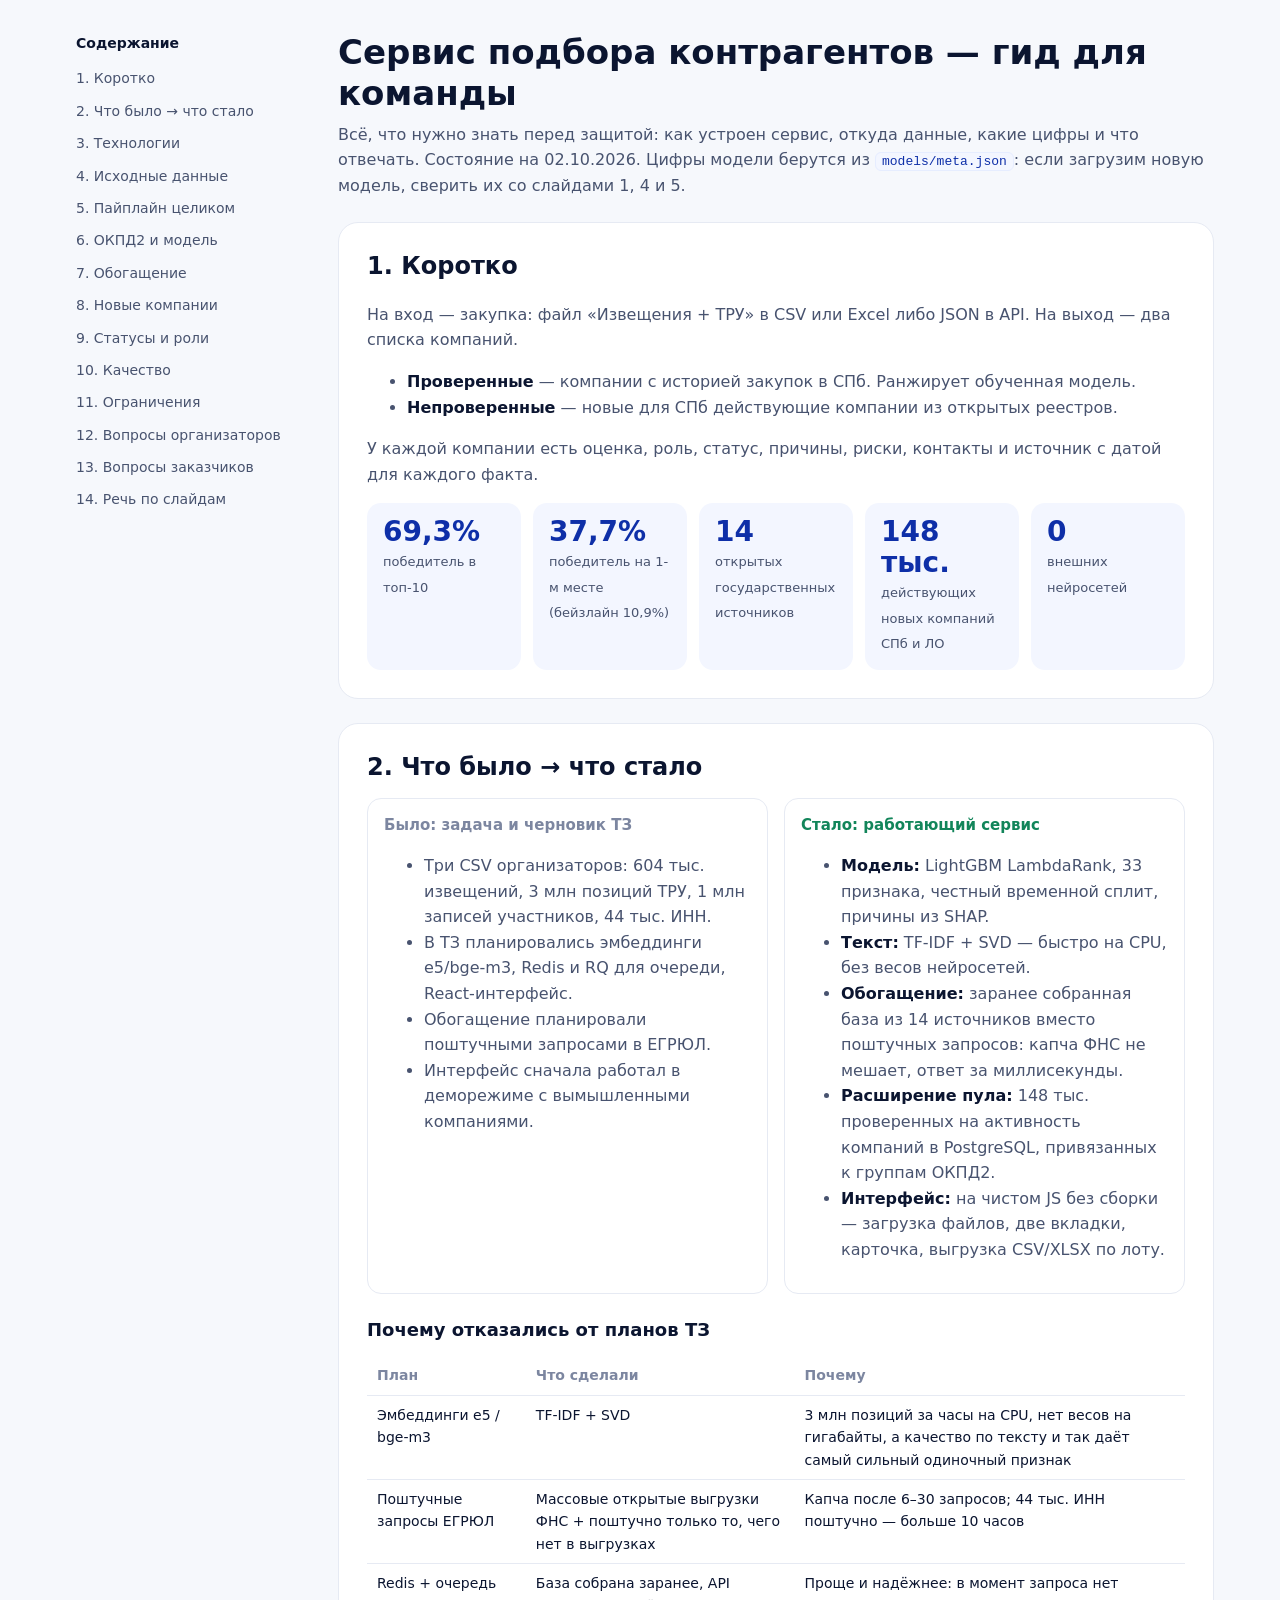
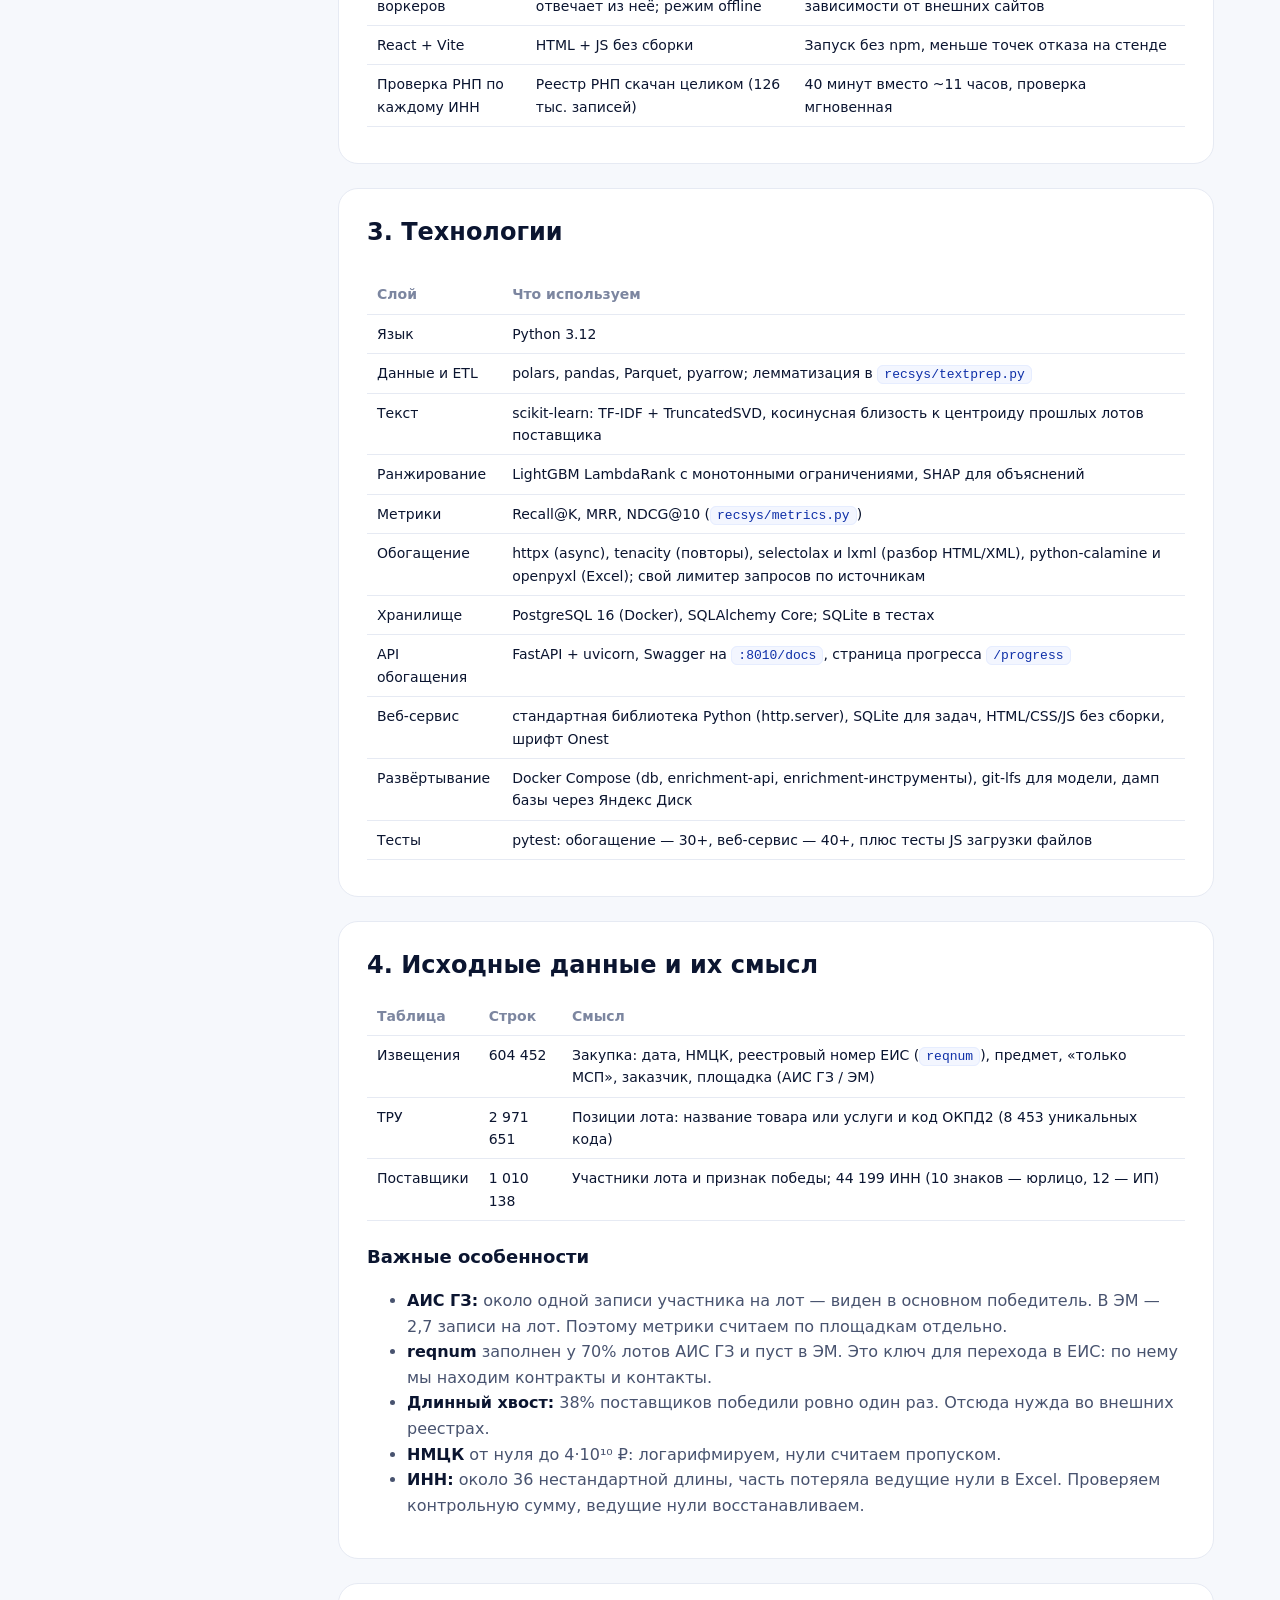
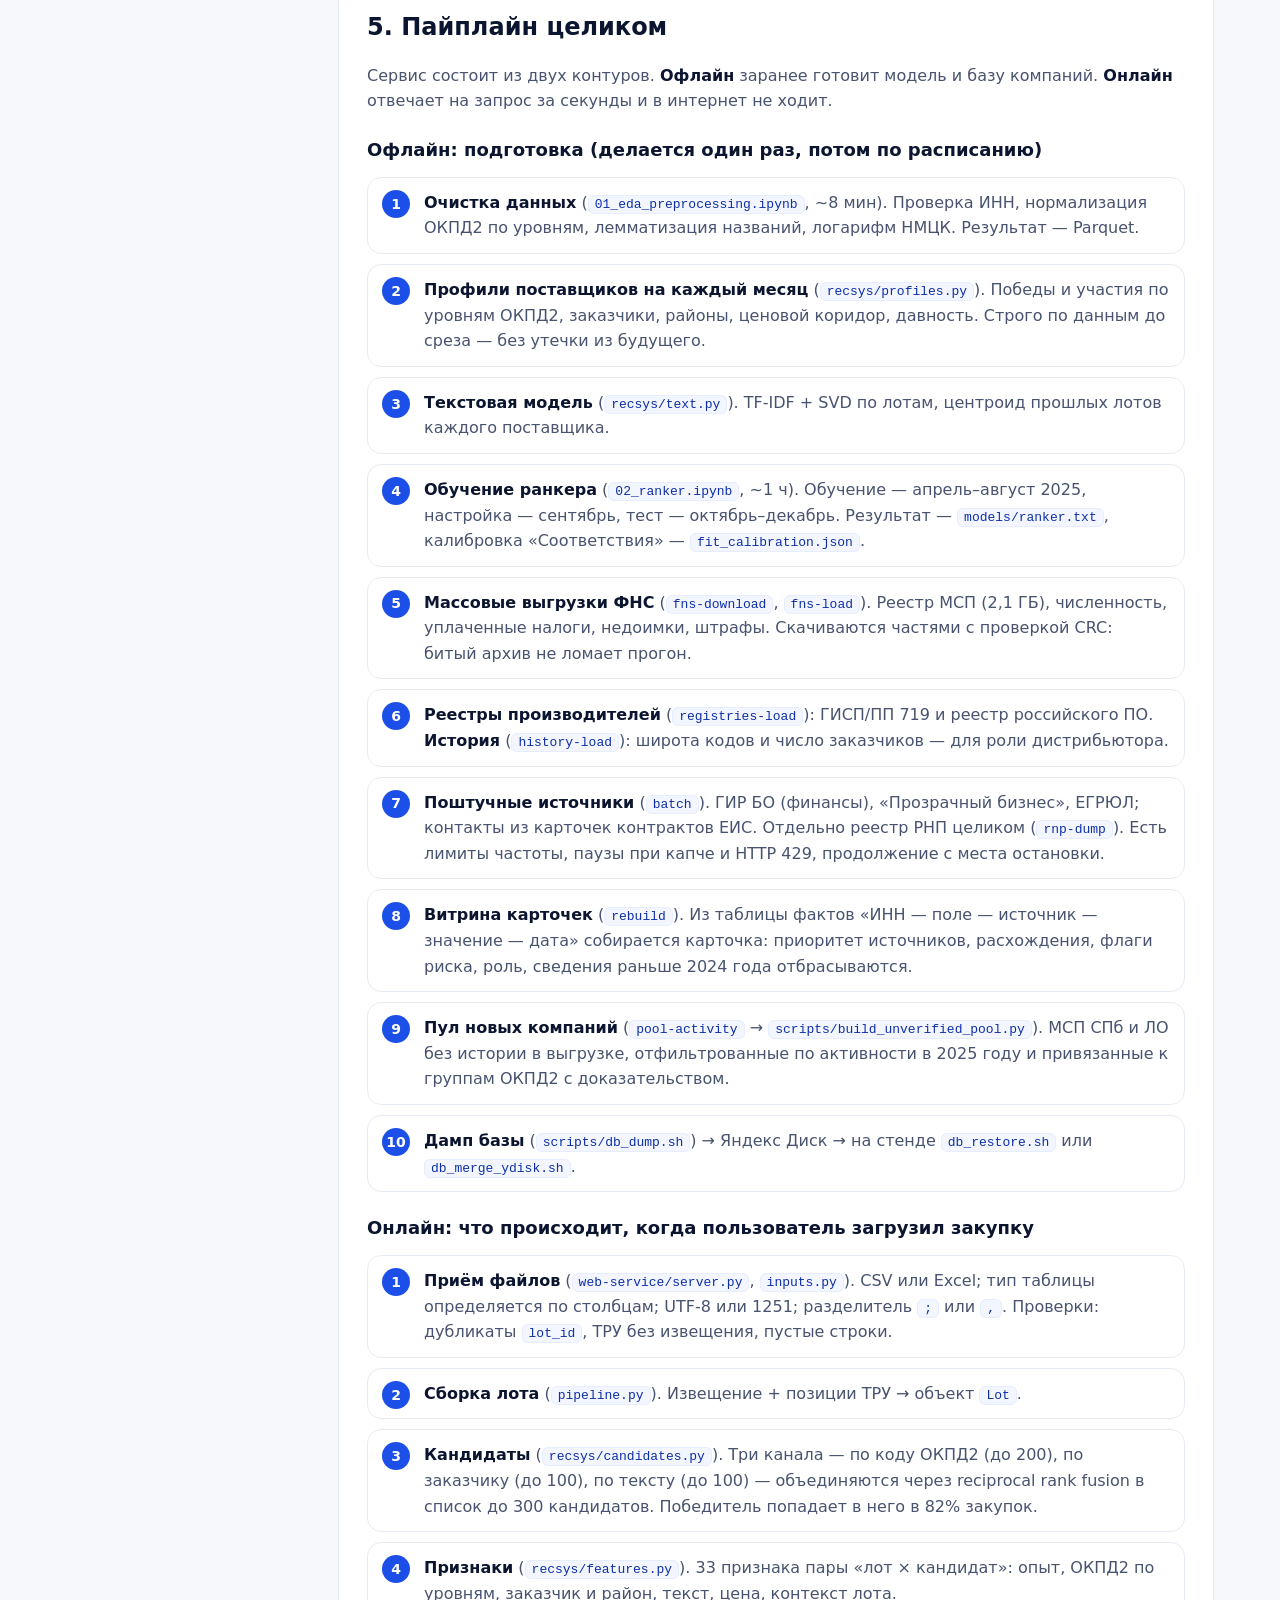
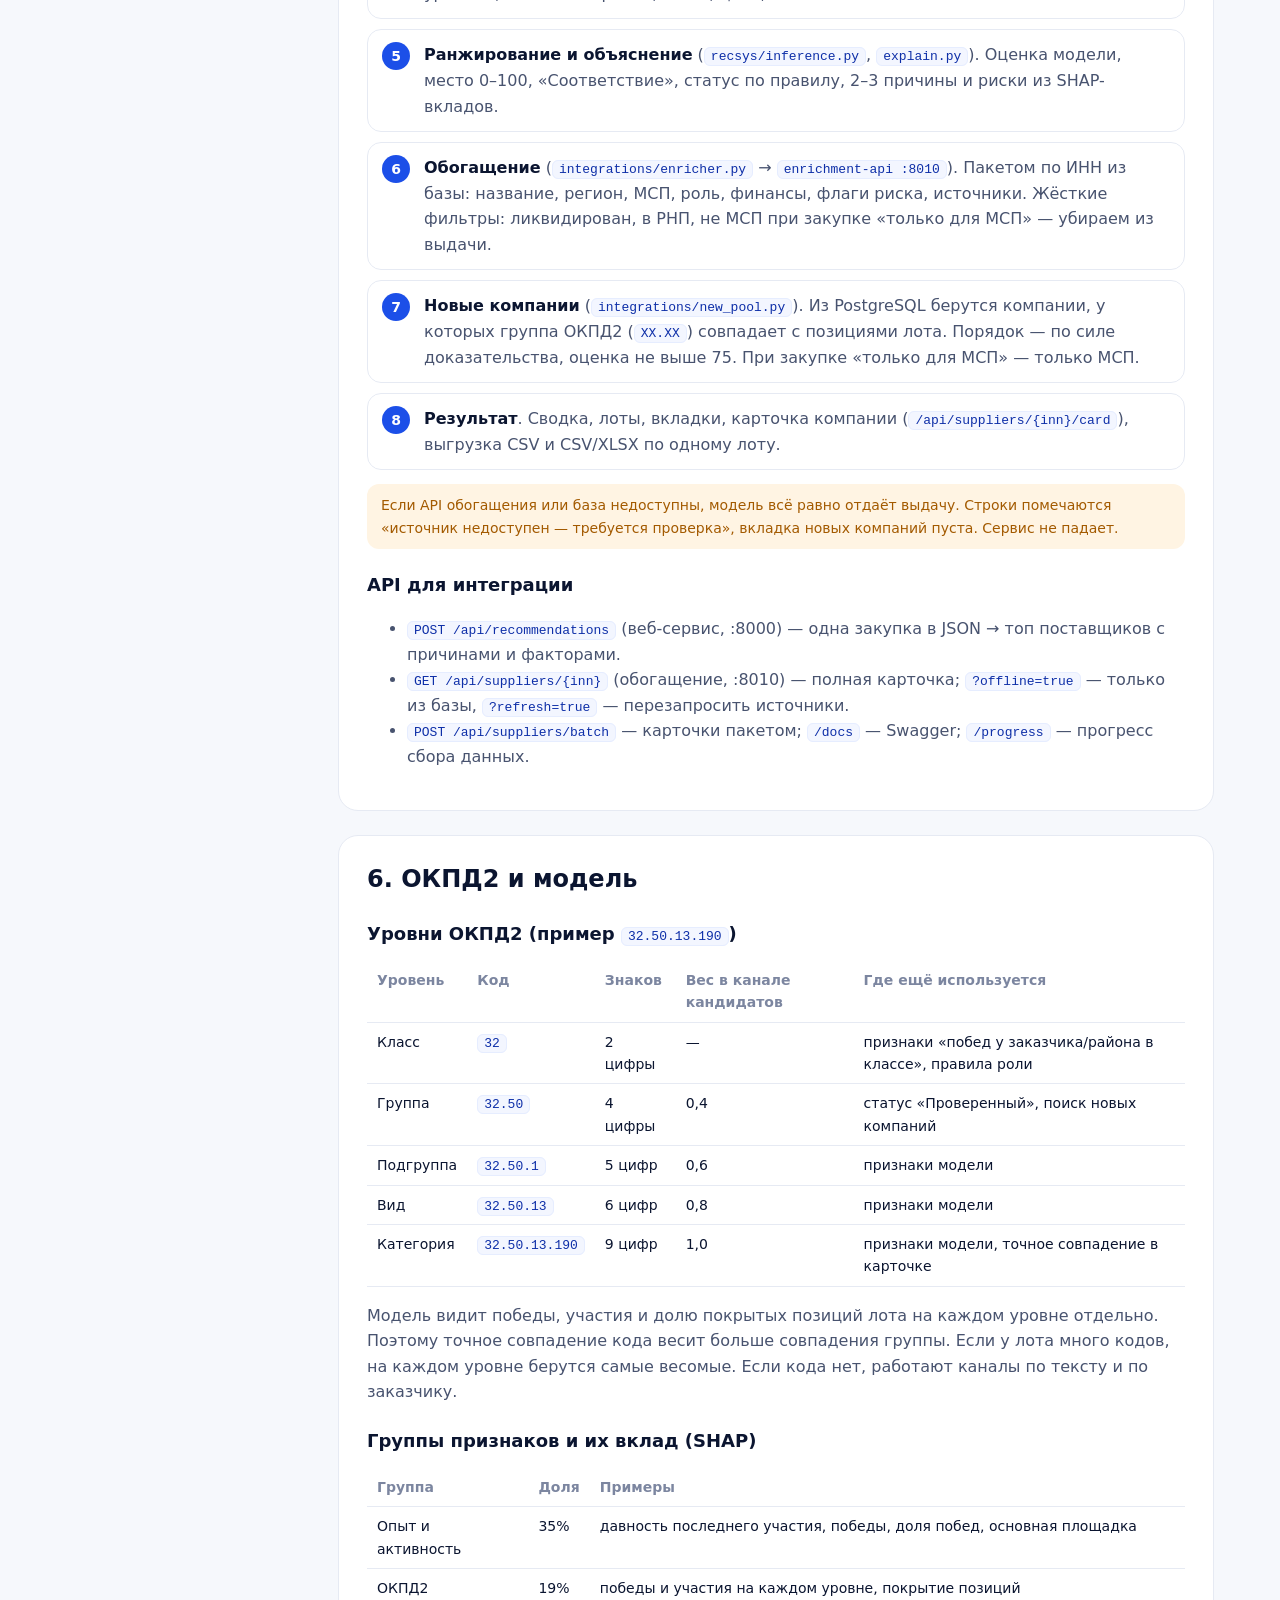
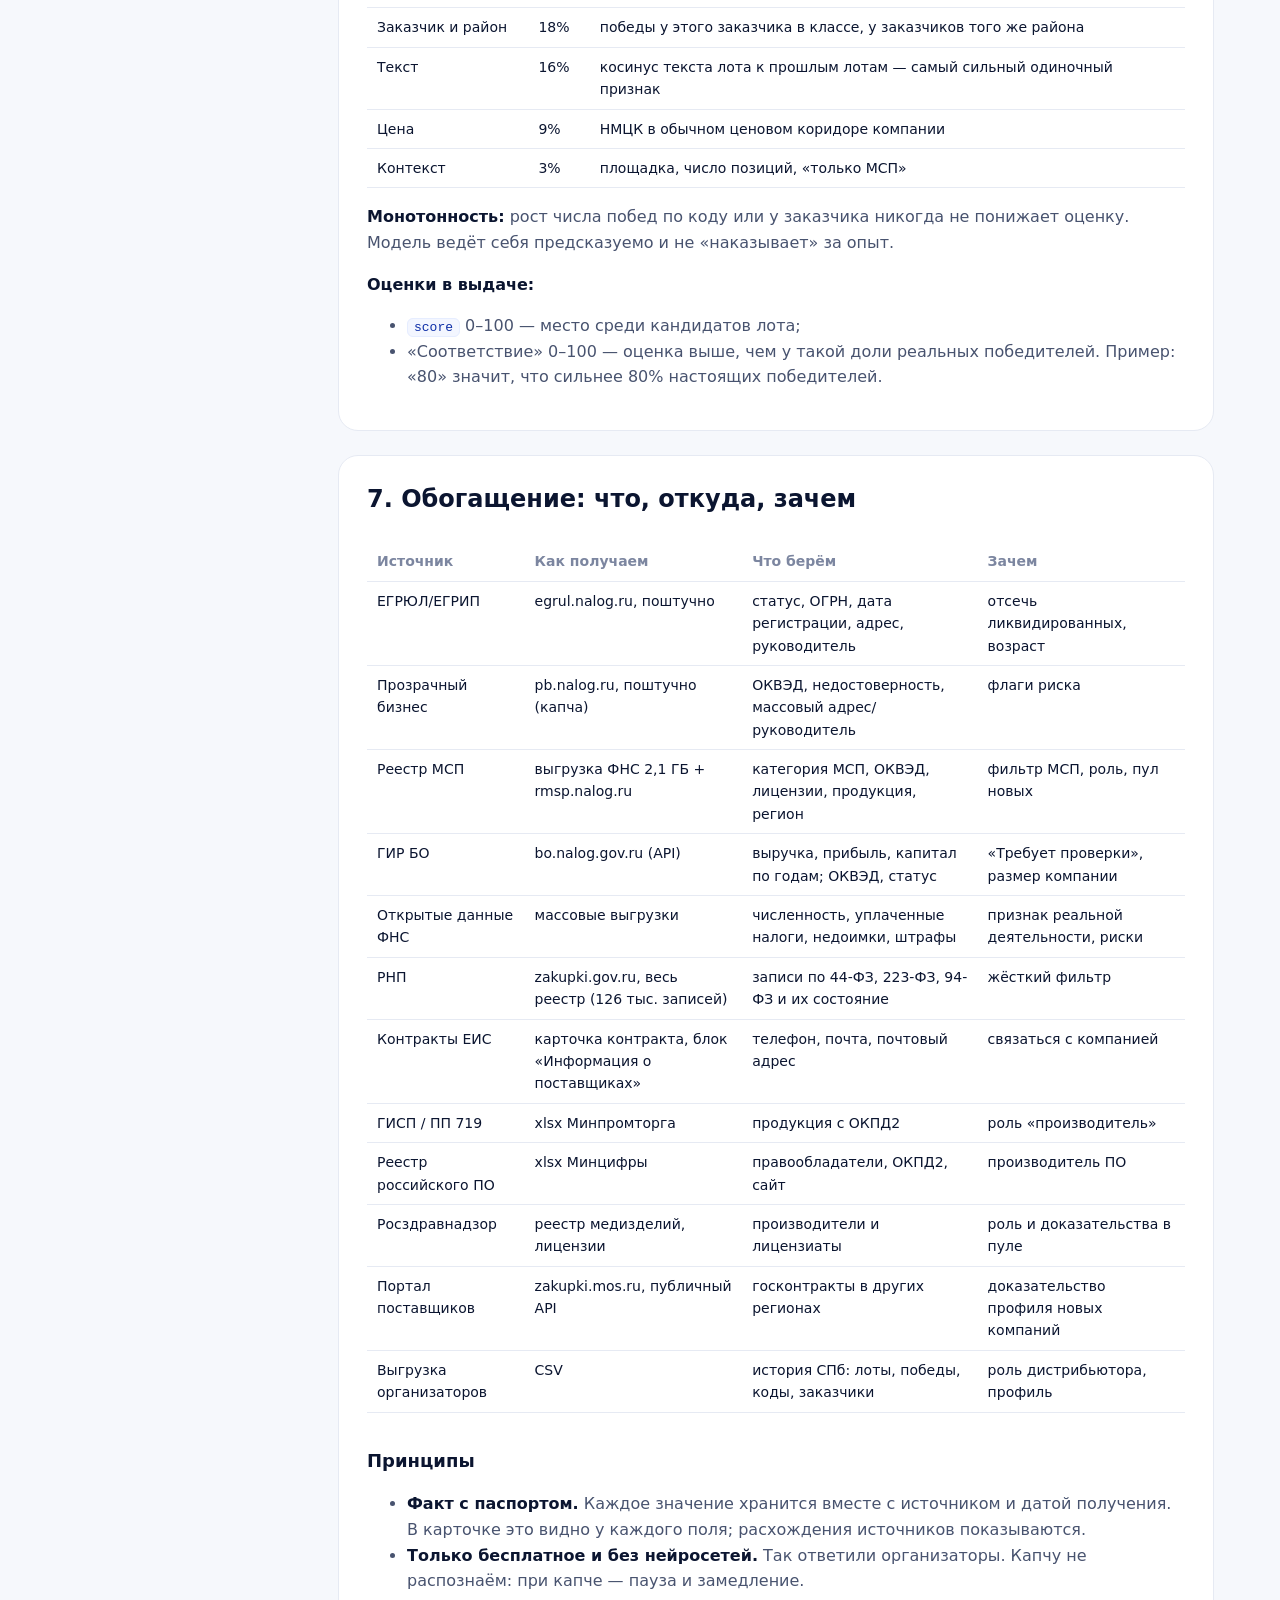
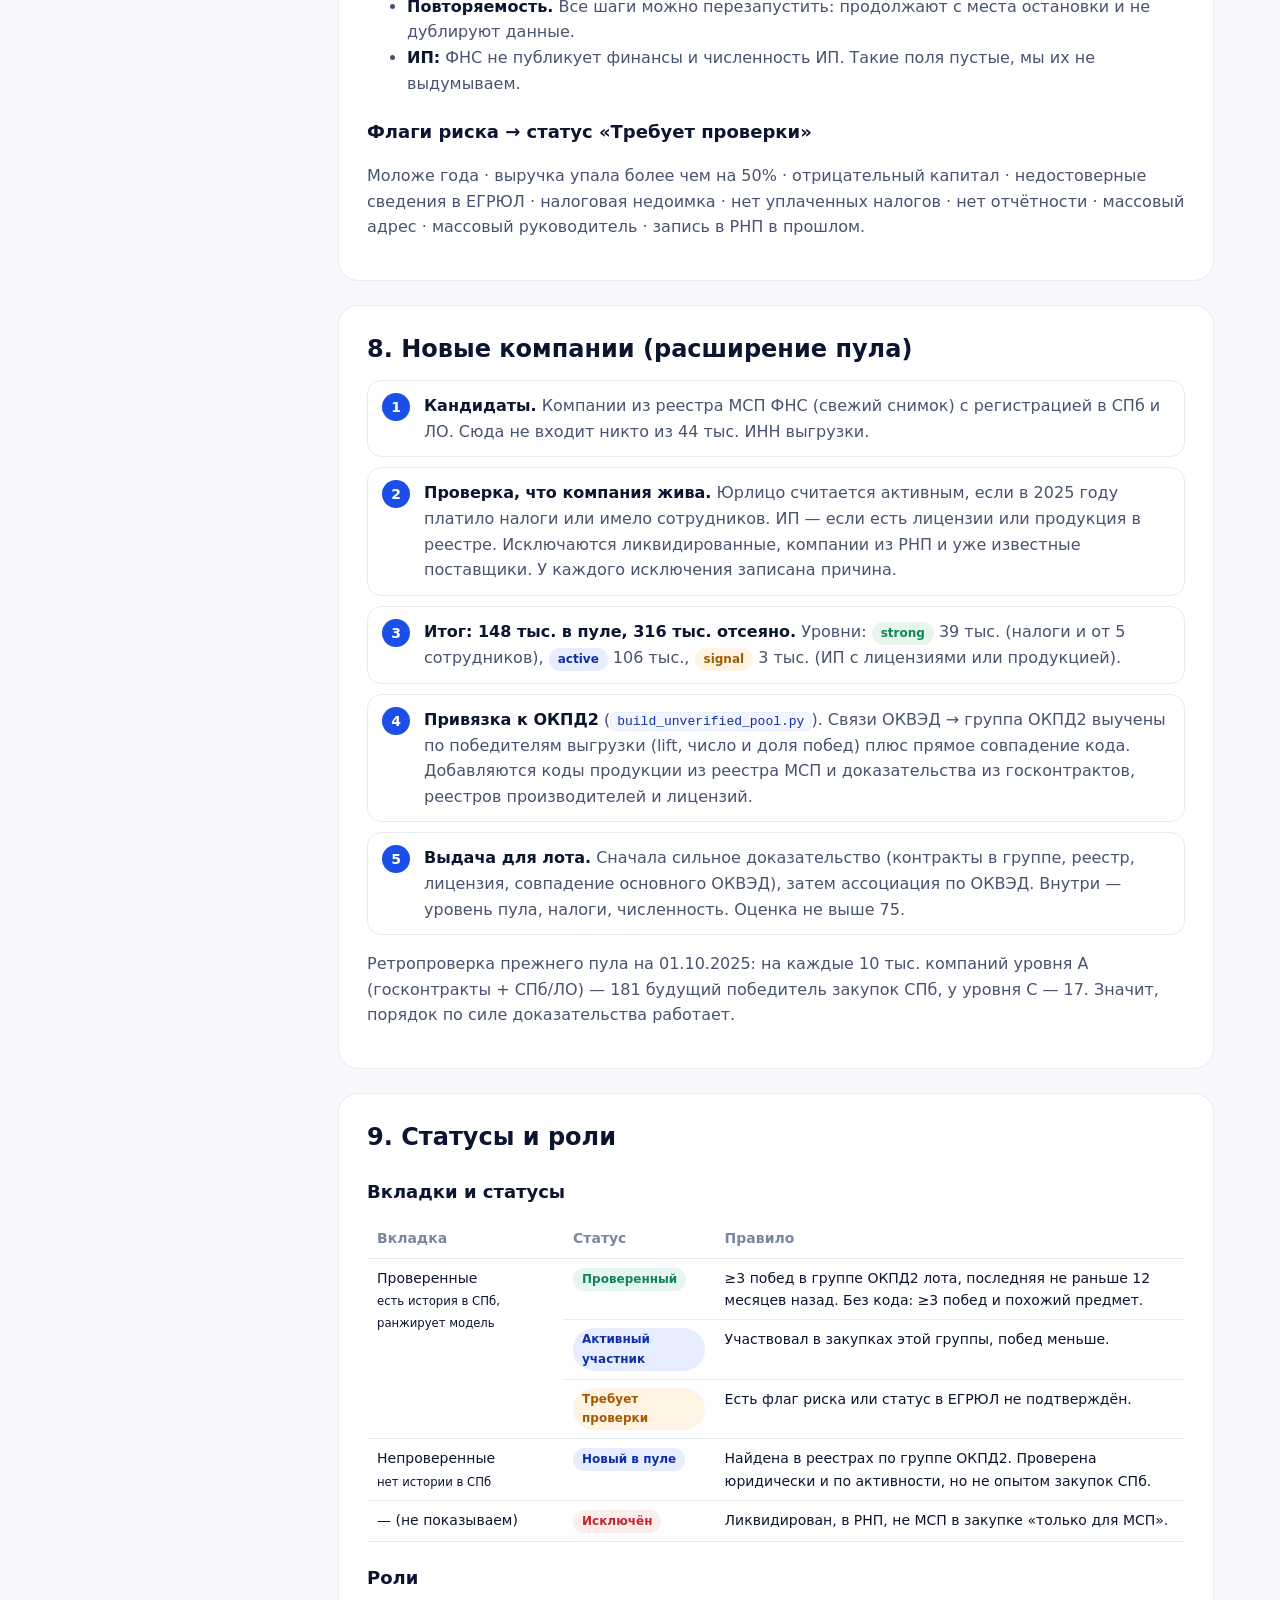
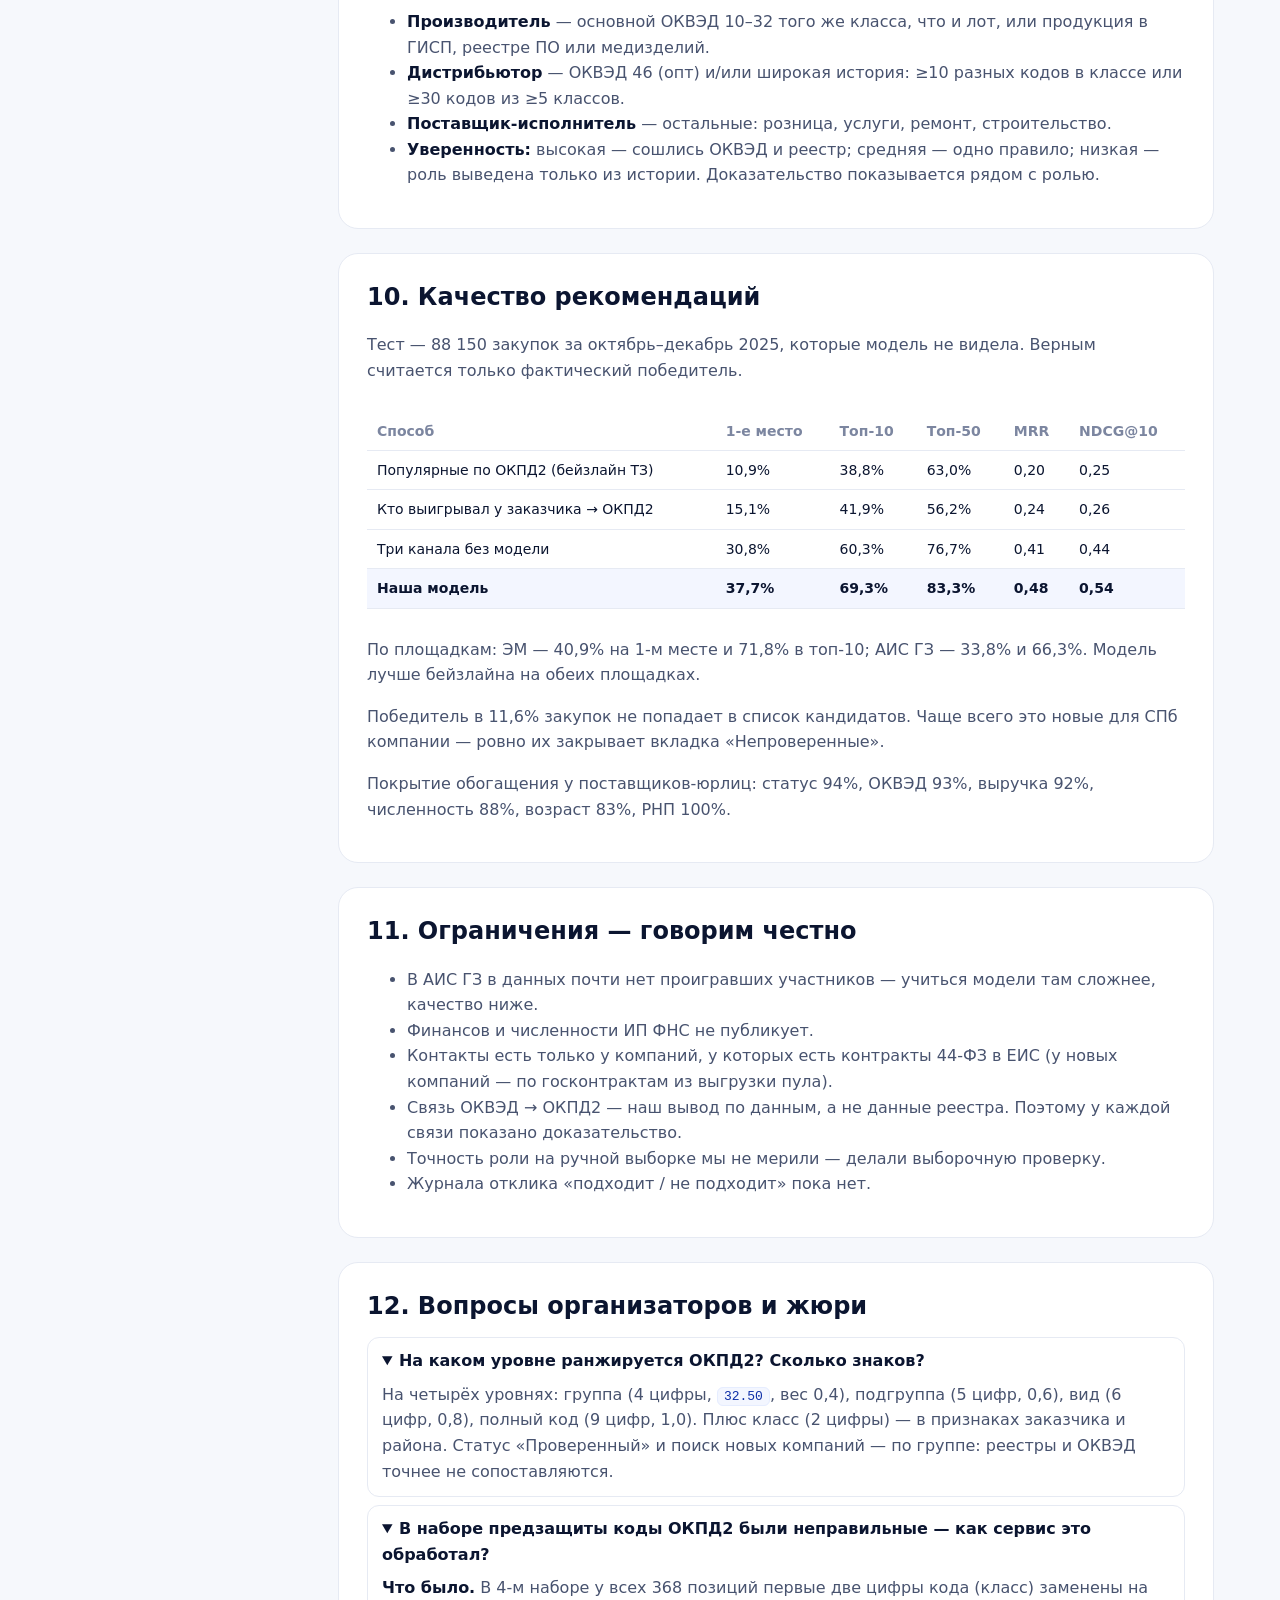
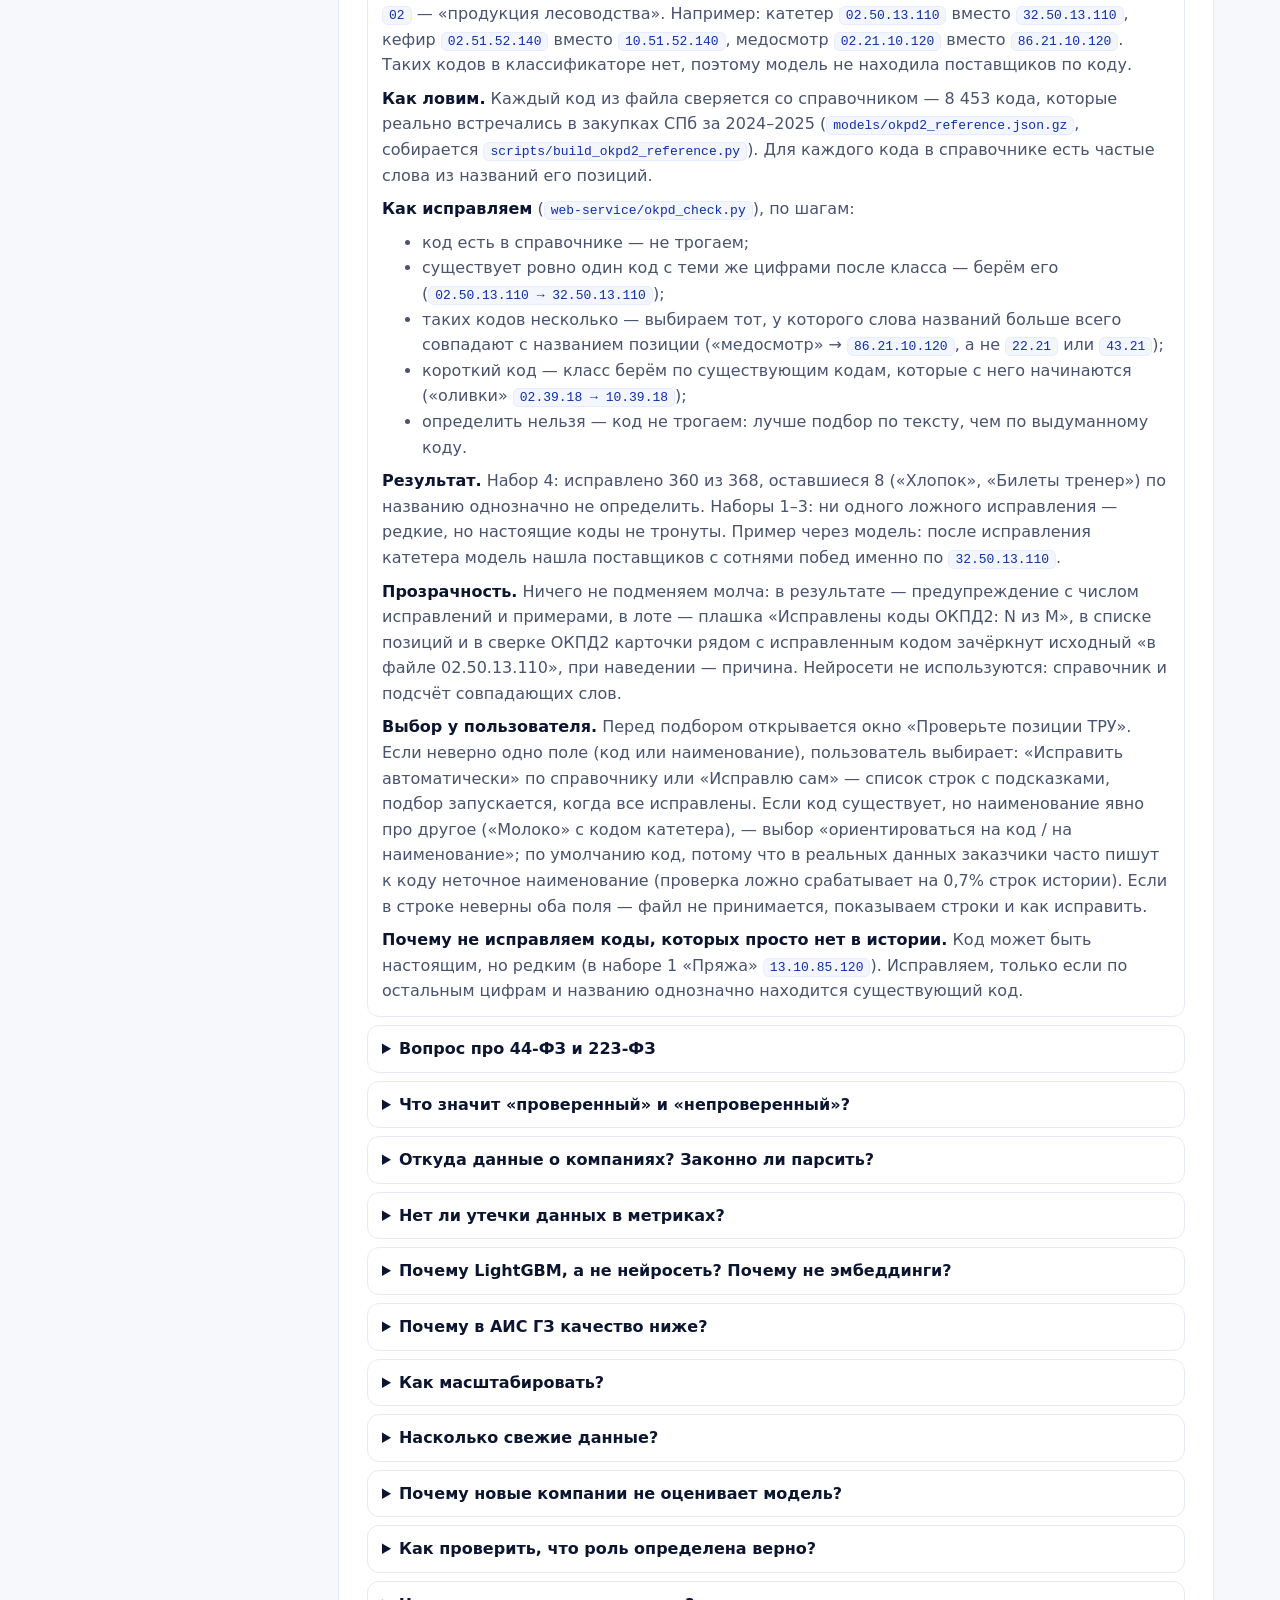
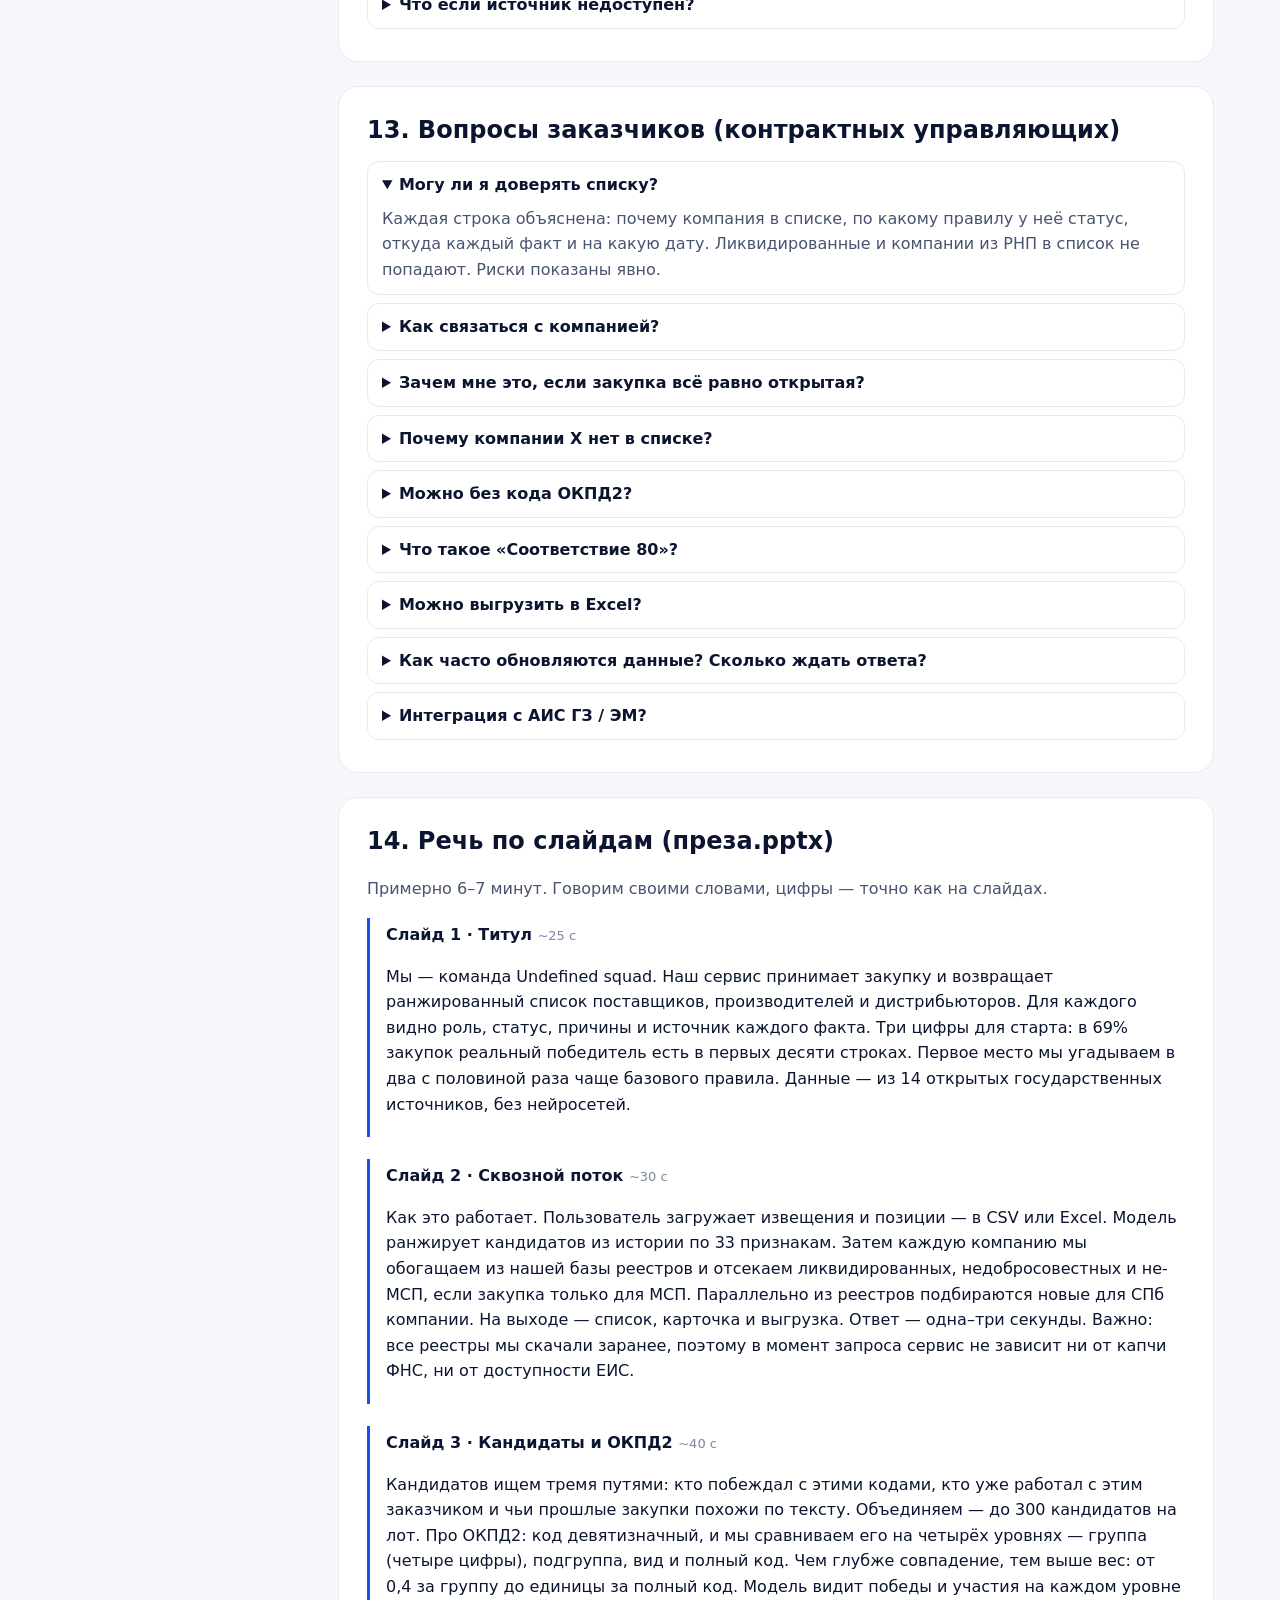
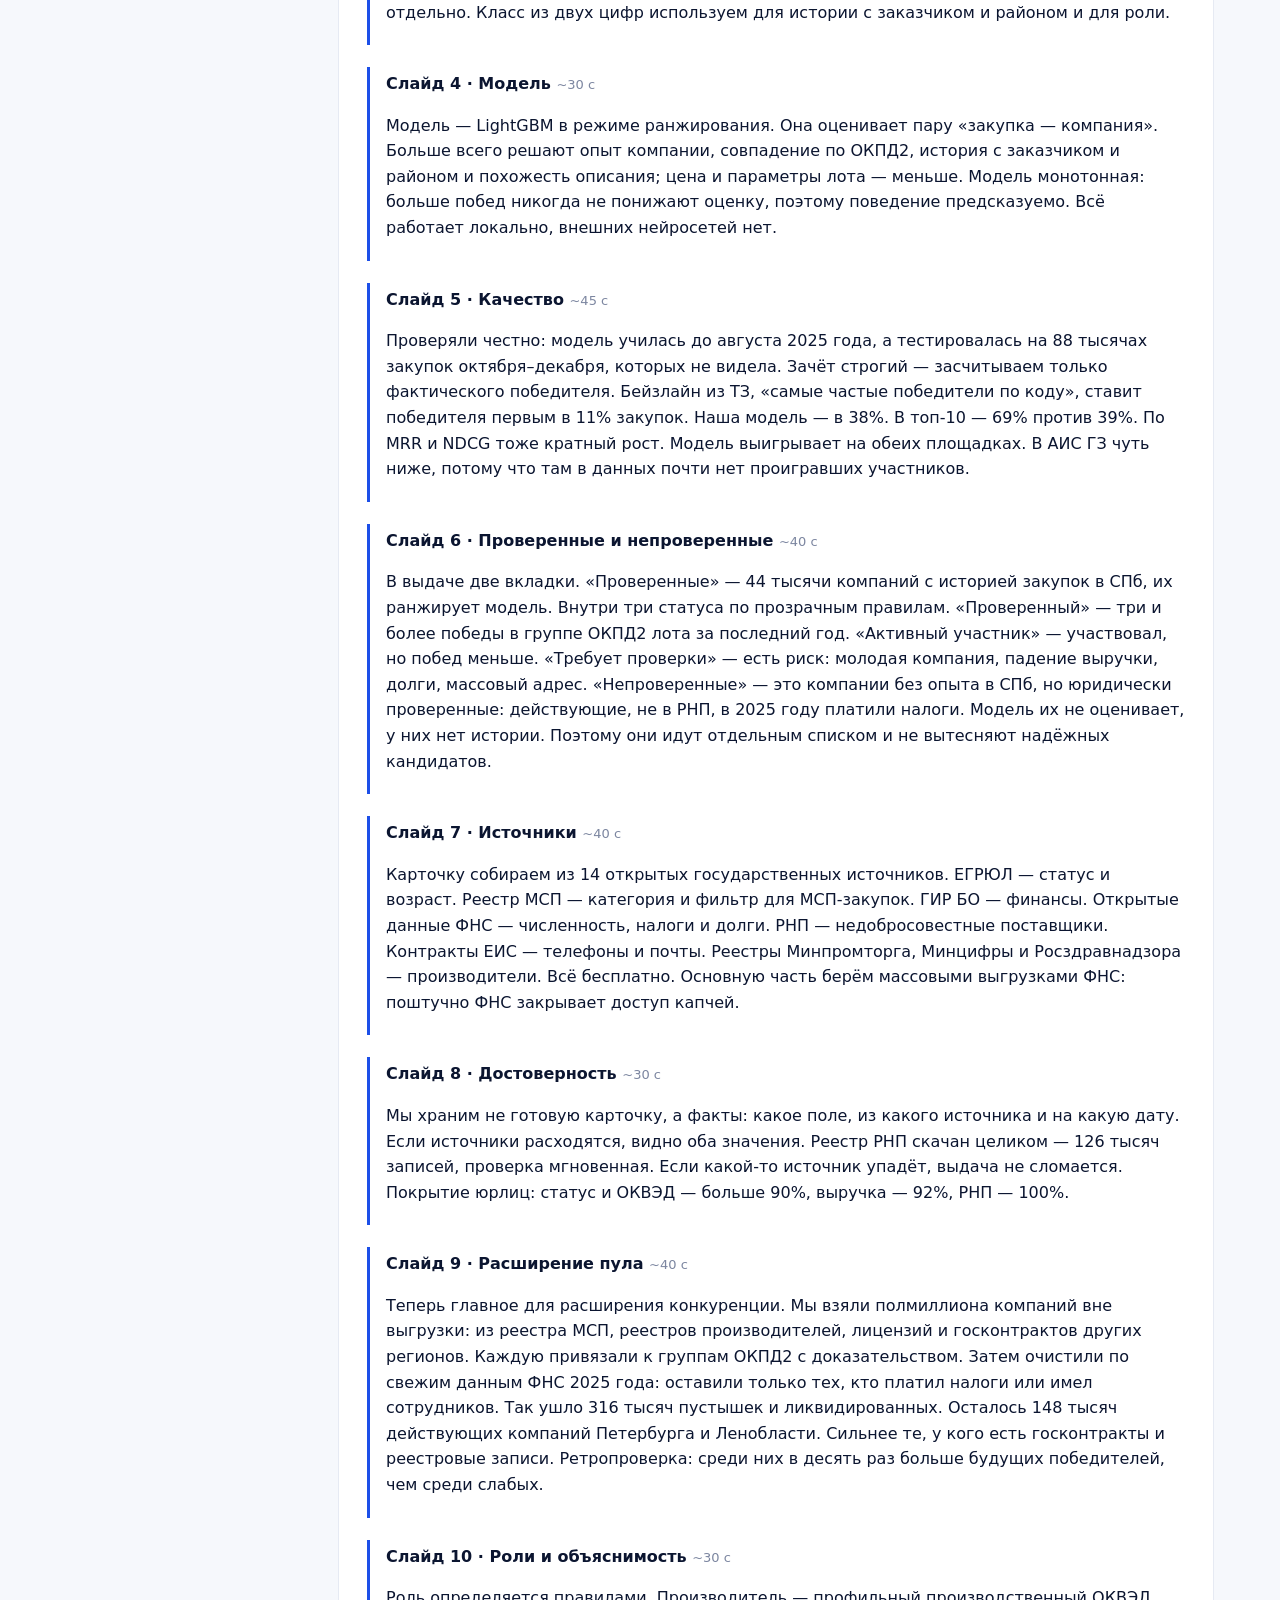
<file: docs/project_guide.html>
<!doctype html>
<html lang="ru">
<head>
<meta charset="utf-8">
<meta name="viewport" content="width=device-width, initial-scale=1">
<title>Гид по проекту</title>
<style>
  :root {
    --accent: #1c4fe8; --accent-deep: #0e2fa8; --accent-50: #f3f6ff; --accent-100: #e6edff;
    --ink: #0b1530; --ink-2: #48536f; --ink-3: #7c86a0; --line: #e6eaf3;
    --bg: #f6f8fc; --surface: #ffffff;
    --ok: #12855a; --ok-bg: #e6f6ee; --warn: #a35a00; --warn-bg: #fff4e3; --danger: #c0262d; --danger-bg: #fdeeee;
  }
  @media (prefers-color-scheme: dark) {
    :root:not([data-theme="light"]) {
      --accent: #7b9cff; --accent-deep: #a9bdff; --accent-50: #18213d; --accent-100: #1f2b50;
      --ink: #e8ecf6; --ink-2: #b4bdd3; --ink-3: #8590aa; --line: #2a3350;
      --bg: #0d1222; --surface: #141b30;
      --ok: #4cc38a; --ok-bg: #12301f; --warn: #f0b35a; --warn-bg: #33250f; --danger: #ff7b7f; --danger-bg: #3a1618;
    }
  }
  :root[data-theme="dark"] {
    --accent: #7b9cff; --accent-deep: #a9bdff; --accent-50: #18213d; --accent-100: #1f2b50;
    --ink: #e8ecf6; --ink-2: #b4bdd3; --ink-3: #8590aa; --line: #2a3350;
    --bg: #0d1222; --surface: #141b30;
    --ok: #4cc38a; --ok-bg: #12301f; --warn: #f0b35a; --warn-bg: #33250f; --danger: #ff7b7f; --danger-bg: #3a1618;
  }
  * { box-sizing: border-box; }
  html { scroll-behavior: smooth; }
  body { margin: 0; background: var(--bg); color: var(--ink);
         font: 16px/1.6 "Onest", system-ui, -apple-system, "Segoe UI", Roboto, sans-serif; }
  .wrap { display: grid; grid-template-columns: 240px minmax(0, 1fr); gap: 32px; max-width: 1180px; margin: 0 auto; padding: 32px 16px 80px; }
  nav { position: sticky; top: 24px; align-self: start; font-size: 14px; }
  nav a { display: block; color: var(--ink-2); text-decoration: none; padding: 5px 10px; border-radius: 8px; }
  nav a:hover { background: var(--accent-50); color: var(--accent); }
  nav .t { font-weight: 700; color: var(--ink); padding: 0 10px 8px; }
  main { min-width: 0; }
  header h1 { font-size: 34px; line-height: 1.2; margin: 0 0 8px; }
  header p { color: var(--ink-2); margin: 0; }
  section { background: var(--surface); border: 1px solid var(--line); border-radius: 20px; padding: 24px 28px; margin-top: 24px; }
  h2 { font-size: 24px; margin: 0 0 12px; }
  h3 { font-size: 18px; margin: 22px 0 8px; }
  p, li { color: var(--ink-2); }
  strong { color: var(--ink); }
  code { font: 13px ui-monospace, "SF Mono", Consolas, monospace; background: var(--accent-50); color: var(--accent-deep);
         border: 1px solid var(--accent-100); padding: 1px 6px; border-radius: 6px; }
  table { width: 100%; border-collapse: collapse; font-size: 14px; margin: 12px 0; }
  th, td { text-align: left; padding: 8px 10px; border-bottom: 1px solid var(--line); vertical-align: top; }
  th { color: var(--ink-3); font-weight: 600; }
  .scroll { overflow-x: auto; }
  .hi td { background: var(--accent-50); font-weight: 600; color: var(--ink); }
  .kpis { display: grid; grid-template-columns: repeat(auto-fit, minmax(150px, 1fr)); gap: 12px; margin: 16px 0 4px; }
  .kpi { background: var(--accent-50); border-radius: 14px; padding: 14px 16px; }
  .kpi b { display: block; font-size: 28px; color: var(--accent-deep); line-height: 1.1; }
  .kpi span { font-size: 13px; color: var(--ink-2); }
  .flow { counter-reset: s; list-style: none; padding: 0; margin: 12px 0; }
  .flow > li { counter-increment: s; position: relative; padding: 12px 14px 12px 56px; margin-bottom: 10px;
               border: 1px solid var(--line); border-radius: 14px; }
  .flow > li::before { content: counter(s); position: absolute; left: 14px; top: 12px; width: 28px; height: 28px;
               border-radius: 50%; background: var(--accent); color: #fff; font-weight: 700; font-size: 14px;
               display: grid; place-items: center; }
  .flow > li > b { color: var(--ink); }
  .cols { display: grid; grid-template-columns: 1fr 1fr; gap: 16px; }
  .box { border: 1px solid var(--line); border-radius: 14px; padding: 14px 16px; }
  .box h4 { margin: 0 0 6px; font-size: 15px; }
  .was h4 { color: var(--ink-3); } .now h4 { color: var(--ok); }
  .note { background: var(--warn-bg); color: var(--warn); border-radius: 12px; padding: 10px 14px; font-size: 14px; }
  .pill { display: inline-block; font-size: 12px; font-weight: 600; padding: 2px 9px; border-radius: 999px; }
  .ok { background: var(--ok-bg); color: var(--ok); } .warn { background: var(--warn-bg); color: var(--warn); }
  .bad { background: var(--danger-bg); color: var(--danger); } .new { background: var(--accent-100); color: var(--accent-deep); }
  details { border: 1px solid var(--line); border-radius: 12px; padding: 10px 14px; margin: 8px 0; }
  summary { cursor: pointer; font-weight: 600; color: var(--ink); }
  details p, details ul { margin: 8px 0 2px; }
  .speech { border-left: 3px solid var(--accent); padding: 4px 0 4px 16px; margin: 14px 0 22px; }
  .speech .h { font-weight: 700; color: var(--ink); }
  .speech .time { color: var(--ink-3); font-size: 13px; font-weight: 400; }
  .speech p { color: var(--ink); }
  @media (max-width: 860px) {
    .wrap { grid-template-columns: 1fr; }
    nav { position: static; display: flex; flex-wrap: wrap; gap: 4px; }
    nav .t { width: 100%; }
    .cols { grid-template-columns: 1fr; }
    section { padding: 18px 16px; }
    header h1 { font-size: 26px; }
  }
</style>
</head>
<body>
<div class="wrap">
<nav>
  <div class="t">Содержание</div>
  <a href="#short">1. Коротко</a>
  <a href="#before-after">2. Что было → что стало</a>
  <a href="#tech">3. Технологии</a>
  <a href="#data">4. Исходные данные</a>
  <a href="#pipeline">5. Пайплайн целиком</a>
  <a href="#okpd">6. ОКПД2 и модель</a>
  <a href="#enrich">7. Обогащение</a>
  <a href="#pool">8. Новые компании</a>
  <a href="#status">9. Статусы и роли</a>
  <a href="#quality">10. Качество</a>
  <a href="#limits">11. Ограничения</a>
  <a href="#q-org">12. Вопросы организаторов</a>
  <a href="#q-client">13. Вопросы заказчиков</a>
  <a href="#speech">14. Речь по слайдам</a>
</nav>
<main>
<header>
  <h1>Сервис подбора контрагентов — гид для команды</h1>
  <p>Всё, что нужно знать перед защитой: как устроен сервис, откуда данные, какие цифры и что отвечать. Состояние на 02.10.2026.
     Цифры модели берутся из <code>models/meta.json</code>: если загрузим новую модель, сверить их со слайдами 1, 4 и 5.</p>
</header>

<section id="short">
  <h2>1. Коротко</h2>
  <p>На вход — закупка: файл «Извещения + ТРУ» в CSV или Excel либо JSON в API. На выход — два списка компаний.</p>
  <ul>
    <li><strong>Проверенные</strong> — компании с историей закупок в СПб. Ранжирует обученная модель.</li>
    <li><strong>Непроверенные</strong> — новые для СПб действующие компании из открытых реестров.</li>
  </ul>
  <p>У каждой компании есть оценка, роль, статус, причины, риски, контакты и источник с датой для каждого факта.</p>
  <div class="kpis">
    <div class="kpi"><b>69,3%</b><span>победитель в топ-10</span></div>
    <div class="kpi"><b>37,7%</b><span>победитель на 1-м месте (бейзлайн 10,9%)</span></div>
    <div class="kpi"><b>14</b><span>открытых государственных источников</span></div>
    <div class="kpi"><b>148 тыс.</b><span>действующих новых компаний СПб и ЛО</span></div>
    <div class="kpi"><b>0</b><span>внешних нейросетей</span></div>
  </div>
</section>

<section id="before-after">
  <h2>2. Что было → что стало</h2>
  <div class="cols">
    <div class="box was"><h4>Было: задача и черновик ТЗ</h4><ul>
      <li>Три CSV организаторов: 604 тыс. извещений, 3 млн позиций ТРУ, 1 млн записей участников, 44 тыс. ИНН.</li>
      <li>В ТЗ планировались эмбеддинги e5/bge-m3, Redis и RQ для очереди, React-интерфейс.</li>
      <li>Обогащение планировали поштучными запросами в ЕГРЮЛ.</li>
      <li>Интерфейс сначала работал в деморежиме с вымышленными компаниями.</li>
    </div>
    <div class="box now"><h4>Стало: работающий сервис</h4><ul>
      <li><strong>Модель:</strong> LightGBM LambdaRank, 33 признака, честный временной сплит, причины из SHAP.</li>
      <li><strong>Текст:</strong> TF-IDF + SVD — быстро на CPU, без весов нейросетей.</li>
      <li><strong>Обогащение:</strong> заранее собранная база из 14 источников вместо поштучных запросов: капча ФНС не мешает, ответ за миллисекунды.</li>
      <li><strong>Расширение пула:</strong> 148 тыс. проверенных на активность компаний в PostgreSQL, привязанных к группам ОКПД2.</li>
      <li><strong>Интерфейс:</strong> на чистом JS без сборки — загрузка файлов, две вкладки, карточка, выгрузка CSV/XLSX по лоту.</li>
    </div>
  </div>
  <h3>Почему отказались от планов ТЗ</h3>
  <table>
    <tr><th>План</th><th>Что сделали</th><th>Почему</th></tr>
    <tr><td>Эмбеддинги e5 / bge-m3</td><td>TF-IDF + SVD</td><td>3 млн позиций за часы на CPU, нет весов на гигабайты, а качество по тексту и так даёт самый сильный одиночный признак</td></tr>
    <tr><td>Поштучные запросы ЕГРЮЛ</td><td>Массовые открытые выгрузки ФНС + поштучно только то, чего нет в выгрузках</td><td>Капча после 6–30 запросов; 44 тыс. ИНН поштучно — больше 10 часов</td></tr>
    <tr><td>Redis + очередь воркеров</td><td>База собрана заранее, API отвечает из неё; режим offline</td><td>Проще и надёжнее: в момент запроса нет зависимости от внешних сайтов</td></tr>
    <tr><td>React + Vite</td><td>HTML + JS без сборки</td><td>Запуск без npm, меньше точек отказа на стенде</td></tr>
    <tr><td>Проверка РНП по каждому ИНН</td><td>Реестр РНП скачан целиком (126 тыс. записей)</td><td>40 минут вместо ~11 часов, проверка мгновенная</td></tr>
  </table>
</section>

<section id="tech">
  <h2>3. Технологии</h2>
  <div class="scroll"><table>
    <tr><th>Слой</th><th>Что используем</th></tr>
    <tr><td>Язык</td><td>Python 3.12</td></tr>
    <tr><td>Данные и ETL</td><td>polars, pandas, Parquet, pyarrow; лемматизация в <code>recsys/textprep.py</code></td></tr>
    <tr><td>Текст</td><td>scikit-learn: TF-IDF + TruncatedSVD, косинусная близость к центроиду прошлых лотов поставщика</td></tr>
    <tr><td>Ранжирование</td><td>LightGBM LambdaRank с монотонными ограничениями, SHAP для объяснений</td></tr>
    <tr><td>Метрики</td><td>Recall@K, MRR, NDCG@10 (<code>recsys/metrics.py</code>)</td></tr>
    <tr><td>Обогащение</td><td>httpx (async), tenacity (повторы), selectolax и lxml (разбор HTML/XML), python-calamine и openpyxl (Excel); свой лимитер запросов по источникам</td></tr>
    <tr><td>Хранилище</td><td>PostgreSQL 16 (Docker), SQLAlchemy Core; SQLite в тестах</td></tr>
    <tr><td>API обогащения</td><td>FastAPI + uvicorn, Swagger на <code>:8010/docs</code>, страница прогресса <code>/progress</code></td></tr>
    <tr><td>Веб-сервис</td><td>стандартная библиотека Python (http.server), SQLite для задач, HTML/CSS/JS без сборки, шрифт Onest</td></tr>
    <tr><td>Развёртывание</td><td>Docker Compose (db, enrichment-api, enrichment-инструменты), git-lfs для модели, дамп базы через Яндекс Диск</td></tr>
    <tr><td>Тесты</td><td>pytest: обогащение — 30+, веб-сервис — 40+, плюс тесты JS загрузки файлов</td></tr>
  </table></div>
</section>

<section id="data">
  <h2>4. Исходные данные и их смысл</h2>
  <table>
    <tr><th>Таблица</th><th>Строк</th><th>Смысл</th></tr>
    <tr><td>Извещения</td><td>604 452</td><td>Закупка: дата, НМЦК, реестровый номер ЕИС (<code>reqnum</code>), предмет, «только МСП», заказчик, площадка (АИС ГЗ / ЭМ)</td></tr>
    <tr><td>ТРУ</td><td>2 971 651</td><td>Позиции лота: название товара или услуги и код ОКПД2 (8 453 уникальных кода)</td></tr>
    <tr><td>Поставщики</td><td>1 010 138</td><td>Участники лота и признак победы; 44 199 ИНН (10 знаков — юрлицо, 12 — ИП)</td></tr>
  </table>
  <h3>Важные особенности</h3>
  <ul>
    <li><strong>АИС ГЗ:</strong> около одной записи участника на лот — виден в основном победитель. В ЭМ — 2,7 записи на лот. Поэтому метрики считаем по площадкам отдельно.</li>
    <li><strong>reqnum</strong> заполнен у 70% лотов АИС ГЗ и пуст в ЭМ. Это ключ для перехода в ЕИС: по нему мы находим контракты и контакты.</li>
    <li><strong>Длинный хвост:</strong> 38% поставщиков победили ровно один раз. Отсюда нужда во внешних реестрах.</li>
    <li><strong>НМЦК</strong> от нуля до 4·10¹⁰ ₽: логарифмируем, нули считаем пропуском.</li>
    <li><strong>ИНН:</strong> около 36 нестандартной длины, часть потеряла ведущие нули в Excel. Проверяем контрольную сумму, ведущие нули восстанавливаем.</li>
  </ul>
</section>

<section id="pipeline">
  <h2>5. Пайплайн целиком</h2>
  <p>Сервис состоит из двух контуров. <strong>Офлайн</strong> заранее готовит модель и базу компаний. <strong>Онлайн</strong> отвечает на запрос за секунды и в интернет не ходит.</p>

  <h3>Офлайн: подготовка (делается один раз, потом по расписанию)</h3>
  <ol class="flow">
    <li><b>Очистка данных</b> (<code>01_eda_preprocessing.ipynb</code>, ~8 мин). Проверка ИНН, нормализация ОКПД2 по уровням, лемматизация названий, логарифм НМЦК. Результат — Parquet.</li>
    <li><b>Профили поставщиков на каждый месяц</b> (<code>recsys/profiles.py</code>). Победы и участия по уровням ОКПД2, заказчики, районы, ценовой коридор, давность. Строго по данным до среза — без утечки из будущего.</li>
    <li><b>Текстовая модель</b> (<code>recsys/text.py</code>). TF-IDF + SVD по лотам, центроид прошлых лотов каждого поставщика.</li>
    <li><b>Обучение ранкера</b> (<code>02_ranker.ipynb</code>, ~1 ч). Обучение — апрель–август 2025, настройка — сентябрь, тест — октябрь–декабрь. Результат — <code>models/ranker.txt</code>, калибровка «Соответствия» — <code>fit_calibration.json</code>.</li>
    <li><b>Массовые выгрузки ФНС</b> (<code>fns-download</code>, <code>fns-load</code>). Реестр МСП (2,1 ГБ), численность, уплаченные налоги, недоимки, штрафы. Скачиваются частями с проверкой CRC: битый архив не ломает прогон.</li>
    <li><b>Реестры производителей</b> (<code>registries-load</code>): ГИСП/ПП 719 и реестр российского ПО. <b>История</b> (<code>history-load</code>): широта кодов и число заказчиков — для роли дистрибьютора.</li>
    <li><b>Поштучные источники</b> (<code>batch</code>). ГИР БО (финансы), «Прозрачный бизнес», ЕГРЮЛ; контакты из карточек контрактов ЕИС. Отдельно реестр РНП целиком (<code>rnp-dump</code>). Есть лимиты частоты, паузы при капче и HTTP 429, продолжение с места остановки.</li>
    <li><b>Витрина карточек</b> (<code>rebuild</code>). Из таблицы фактов «ИНН — поле — источник — значение — дата» собирается карточка: приоритет источников, расхождения, флаги риска, роль, сведения раньше 2024 года отбрасываются.</li>
    <li><b>Пул новых компаний</b> (<code>pool-activity</code> → <code>scripts/build_unverified_pool.py</code>). МСП СПб и ЛО без истории в выгрузке, отфильтрованные по активности в 2025 году и привязанные к группам ОКПД2 с доказательством.</li>
    <li><b>Дамп базы</b> (<code>scripts/db_dump.sh</code>) → Яндекс Диск → на стенде <code>db_restore.sh</code> или <code>db_merge_ydisk.sh</code>.</li>
  </ol>

  <h3>Онлайн: что происходит, когда пользователь загрузил закупку</h3>
  <ol class="flow">
    <li><b>Приём файлов</b> (<code>web-service/server.py</code>, <code>inputs.py</code>). CSV или Excel; тип таблицы определяется по столбцам; UTF-8 или 1251; разделитель <code>;</code> или <code>,</code>. Проверки: дубликаты <code>lot_id</code>, ТРУ без извещения, пустые строки.</li>
    <li><b>Сборка лота</b> (<code>pipeline.py</code>). Извещение + позиции ТРУ → объект <code>Lot</code>.</li>
    <li><b>Кандидаты</b> (<code>recsys/candidates.py</code>). Три канала — по коду ОКПД2 (до 200), по заказчику (до 100), по тексту (до 100) — объединяются через reciprocal rank fusion в список до 300 кандидатов. Победитель попадает в него в 82% закупок.</li>
    <li><b>Признаки</b> (<code>recsys/features.py</code>). 33 признака пары «лот × кандидат»: опыт, ОКПД2 по уровням, заказчик и район, текст, цена, контекст лота.</li>
    <li><b>Ранжирование и объяснение</b> (<code>recsys/inference.py</code>, <code>explain.py</code>). Оценка модели, место 0–100, «Соответствие», статус по правилу, 2–3 причины и риски из SHAP-вкладов.</li>
    <li><b>Обогащение</b> (<code>integrations/enricher.py</code> → <code>enrichment-api :8010</code>). Пакетом по ИНН из базы: название, регион, МСП, роль, финансы, флаги риска, источники. Жёсткие фильтры: ликвидирован, в РНП, не МСП при закупке «только для МСП» — убираем из выдачи.</li>
    <li><b>Новые компании</b> (<code>integrations/new_pool.py</code>). Из PostgreSQL берутся компании, у которых группа ОКПД2 (<code>XX.XX</code>) совпадает с позициями лота. Порядок — по силе доказательства, оценка не выше 75. При закупке «только для МСП» — только МСП.</li>
    <li><b>Результат</b>. Сводка, лоты, вкладки, карточка компании (<code>/api/suppliers/{inn}/card</code>), выгрузка CSV и CSV/XLSX по одному лоту.</li>
  </ol>
  <p class="note">Если API обогащения или база недоступны, модель всё равно отдаёт выдачу. Строки помечаются «источник недоступен — требуется проверка», вкладка новых компаний пуста. Сервис не падает.</p>

  <h3>API для интеграции</h3>
  <ul>
    <li><code>POST /api/recommendations</code> (веб-сервис, :8000) — одна закупка в JSON → топ поставщиков с причинами и факторами.</li>
    <li><code>GET /api/suppliers/{inn}</code> (обогащение, :8010) — полная карточка; <code>?offline=true</code> — только из базы, <code>?refresh=true</code> — перезапросить источники.</li>
    <li><code>POST /api/suppliers/batch</code> — карточки пакетом; <code>/docs</code> — Swagger; <code>/progress</code> — прогресс сбора данных.</li>
  </ul>
</section>

<section id="okpd">
  <h2>6. ОКПД2 и модель</h2>
  <h3>Уровни ОКПД2 (пример <code>32.50.13.190</code>)</h3>
  <table>
    <tr><th>Уровень</th><th>Код</th><th>Знаков</th><th>Вес в канале кандидатов</th><th>Где ещё используется</th></tr>
    <tr><td>Класс</td><td><code>32</code></td><td>2 цифры</td><td>—</td><td>признаки «побед у заказчика/района в классе», правила роли</td></tr>
    <tr><td>Группа</td><td><code>32.50</code></td><td>4 цифры</td><td>0,4</td><td>статус «Проверенный», поиск новых компаний</td></tr>
    <tr><td>Подгруппа</td><td><code>32.50.1</code></td><td>5 цифр</td><td>0,6</td><td>признаки модели</td></tr>
    <tr><td>Вид</td><td><code>32.50.13</code></td><td>6 цифр</td><td>0,8</td><td>признаки модели</td></tr>
    <tr><td>Категория</td><td><code>32.50.13.190</code></td><td>9 цифр</td><td>1,0</td><td>признаки модели, точное совпадение в карточке</td></tr>
  </table>
  <p>Модель видит победы, участия и долю покрытых позиций лота на каждом уровне отдельно. Поэтому точное совпадение кода весит больше совпадения группы. Если у лота много кодов, на каждом уровне берутся самые весомые. Если кода нет, работают каналы по тексту и по заказчику.</p>
  <h3>Группы признаков и их вклад (SHAP)</h3>
  <table>
    <tr><th>Группа</th><th>Доля</th><th>Примеры</th></tr>
    <tr><td>Опыт и активность</td><td>35%</td><td>давность последнего участия, победы, доля побед, основная площадка</td></tr>
    <tr><td>ОКПД2</td><td>19%</td><td>победы и участия на каждом уровне, покрытие позиций</td></tr>
    <tr><td>Заказчик и район</td><td>18%</td><td>победы у этого заказчика в классе, у заказчиков того же района</td></tr>
    <tr><td>Текст</td><td>16%</td><td>косинус текста лота к прошлым лотам — самый сильный одиночный признак</td></tr>
    <tr><td>Цена</td><td>9%</td><td>НМЦК в обычном ценовом коридоре компании</td></tr>
    <tr><td>Контекст</td><td>3%</td><td>площадка, число позиций, «только МСП»</td></tr>
  </table>
  <p><strong>Монотонность:</strong> рост числа побед по коду или у заказчика никогда не понижает оценку. Модель ведёт себя предсказуемо и не «наказывает» за опыт.</p>
  <p><strong>Оценки в выдаче:</strong></p>
  <ul>
    <li><code>score</code> 0–100 — место среди кандидатов лота;</li>
    <li>«Соответствие» 0–100 — оценка выше, чем у такой доли реальных победителей. Пример: «80» значит, что сильнее 80% настоящих победителей.</li>
  </ul>
</section>

<section id="enrich">
  <h2>7. Обогащение: что, откуда, зачем</h2>
  <div class="scroll"><table>
    <tr><th>Источник</th><th>Как получаем</th><th>Что берём</th><th>Зачем</th></tr>
    <tr><td>ЕГРЮЛ/ЕГРИП</td><td>egrul.nalog.ru, поштучно</td><td>статус, ОГРН, дата регистрации, адрес, руководитель</td><td>отсечь ликвидированных, возраст</td></tr>
    <tr><td>Прозрачный бизнес</td><td>pb.nalog.ru, поштучно (капча)</td><td>ОКВЭД, недостоверность, массовый адрес/руководитель</td><td>флаги риска</td></tr>
    <tr><td>Реестр МСП</td><td>выгрузка ФНС 2,1 ГБ + rmsp.nalog.ru</td><td>категория МСП, ОКВЭД, лицензии, продукция, регион</td><td>фильтр МСП, роль, пул новых</td></tr>
    <tr><td>ГИР БО</td><td>bo.nalog.gov.ru (API)</td><td>выручка, прибыль, капитал по годам; ОКВЭД, статус</td><td>«Требует проверки», размер компании</td></tr>
    <tr><td>Открытые данные ФНС</td><td>массовые выгрузки</td><td>численность, уплаченные налоги, недоимки, штрафы</td><td>признак реальной деятельности, риски</td></tr>
    <tr><td>РНП</td><td>zakupki.gov.ru, весь реестр (126 тыс. записей)</td><td>записи по 44-ФЗ, 223-ФЗ, 94-ФЗ и их состояние</td><td>жёсткий фильтр</td></tr>
    <tr><td>Контракты ЕИС</td><td>карточка контракта, блок «Информация о поставщиках»</td><td>телефон, почта, почтовый адрес</td><td>связаться с компанией</td></tr>
    <tr><td>ГИСП / ПП 719</td><td>xlsx Минпромторга</td><td>продукция с ОКПД2</td><td>роль «производитель»</td></tr>
    <tr><td>Реестр российского ПО</td><td>xlsx Минцифры</td><td>правообладатели, ОКПД2, сайт</td><td>производитель ПО</td></tr>
    <tr><td>Росздравнадзор</td><td>реестр медизделий, лицензии</td><td>производители и лицензиаты</td><td>роль и доказательства в пуле</td></tr>
    <tr><td>Портал поставщиков</td><td>zakupki.mos.ru, публичный API</td><td>госконтракты в других регионах</td><td>доказательство профиля новых компаний</td></tr>
    <tr><td>Выгрузка организаторов</td><td>CSV</td><td>история СПб: лоты, победы, коды, заказчики</td><td>роль дистрибьютора, профиль</td></tr>
  </table></div>
  <h3>Принципы</h3>
  <ul>
    <li><strong>Факт с паспортом.</strong> Каждое значение хранится вместе с источником и датой получения. В карточке это видно у каждого поля; расхождения источников показываются.</li>
    <li><strong>Только бесплатное и без нейросетей.</strong> Так ответили организаторы. Капчу не распознаём: при капче — пауза и замедление.</li>
    <li><strong>Повторяемость.</strong> Все шаги можно перезапустить: продолжают с места остановки и не дублируют данные.</li>
    <li><strong>ИП:</strong> ФНС не публикует финансы и численность ИП. Такие поля пустые, мы их не выдумываем.</li>
  </ul>
  <h3>Флаги риска → статус «Требует проверки»</h3>
  <p>Моложе года · выручка упала более чем на 50% · отрицательный капитал · недостоверные сведения в ЕГРЮЛ · налоговая недоимка · нет уплаченных налогов · нет отчётности · массовый адрес · массовый руководитель · запись в РНП в прошлом.</p>
</section>

<section id="pool">
  <h2>8. Новые компании (расширение пула)</h2>
  <ol class="flow">
    <li><b>Кандидаты.</b> Компании из реестра МСП ФНС (свежий снимок) с регистрацией в СПб и ЛО. Сюда не входит никто из 44 тыс. ИНН выгрузки.</li>
    <li><b>Проверка, что компания жива.</b> Юрлицо считается активным, если в 2025 году платило налоги или имело сотрудников. ИП — если есть лицензии или продукция в реестре. Исключаются ликвидированные, компании из РНП и уже известные поставщики. У каждого исключения записана причина.</li>
    <li><b>Итог: 148 тыс. в пуле, 316 тыс. отсеяно.</b> Уровни: <span class="pill ok">strong</span> 39 тыс. (налоги и от 5 сотрудников), <span class="pill new">active</span> 106 тыс., <span class="pill warn">signal</span> 3 тыс. (ИП с лицензиями или продукцией).</li>
    <li><b>Привязка к ОКПД2</b> (<code>build_unverified_pool.py</code>). Связи ОКВЭД → группа ОКПД2 выучены по победителям выгрузки (lift, число и доля побед) плюс прямое совпадение кода. Добавляются коды продукции из реестра МСП и доказательства из госконтрактов, реестров производителей и лицензий.</li>
    <li><b>Выдача для лота.</b> Сначала сильное доказательство (контракты в группе, реестр, лицензия, совпадение основного ОКВЭД), затем ассоциация по ОКВЭД. Внутри — уровень пула, налоги, численность. Оценка не выше 75.</li>
  </ol>
  <p>Ретропроверка прежнего пула на 01.10.2025: на каждые 10 тыс. компаний уровня A (госконтракты + СПб/ЛО) — 181 будущий победитель закупок СПб, у уровня C — 17. Значит, порядок по силе доказательства работает.</p>
</section>

<section id="status">
  <h2>9. Статусы и роли</h2>
  <h3>Вкладки и статусы</h3>
  <table>
    <tr><th>Вкладка</th><th>Статус</th><th>Правило</th></tr>
    <tr><td rowspan="3">Проверенные<br><small>есть история в СПб, ранжирует модель</small></td>
        <td><span class="pill ok">Проверенный</span></td><td>≥3 побед в группе ОКПД2 лота, последняя не раньше 12 месяцев назад. Без кода: ≥3 побед и похожий предмет.</td></tr>
    <tr><td><span class="pill new">Активный участник</span></td><td>Участвовал в закупках этой группы, побед меньше.</td></tr>
    <tr><td><span class="pill warn">Требует проверки</span></td><td>Есть флаг риска или статус в ЕГРЮЛ не подтверждён.</td></tr>
    <tr><td>Непроверенные<br><small>нет истории в СПб</small></td><td><span class="pill new">Новый в пуле</span></td><td>Найдена в реестрах по группе ОКПД2. Проверена юридически и по активности, но не опытом закупок СПб.</td></tr>
    <tr><td>— (не показываем)</td><td><span class="pill bad">Исключён</span></td><td>Ликвидирован, в РНП, не МСП в закупке «только для МСП».</td></tr>
  </table>
  <h3>Роли</h3>
  <ul>
    <li><strong>Производитель</strong> — основной ОКВЭД 10–32 того же класса, что и лот, или продукция в ГИСП, реестре ПО или медизделий.</li>
    <li><strong>Дистрибьютор</strong> — ОКВЭД 46 (опт) и/или широкая история: ≥10 разных кодов в классе или ≥30 кодов из ≥5 классов.</li>
    <li><strong>Поставщик-исполнитель</strong> — остальные: розница, услуги, ремонт, строительство.</li>
    <li><strong>Уверенность:</strong> высокая — сошлись ОКВЭД и реестр; средняя — одно правило; низкая — роль выведена только из истории. Доказательство показывается рядом с ролью.</li>
  </ul>
</section>

<section id="quality">
  <h2>10. Качество рекомендаций</h2>
  <p>Тест — 88 150 закупок за октябрь–декабрь 2025, которые модель не видела. Верным считается только фактический победитель.</p>
  <div class="scroll"><table>
    <tr><th>Способ</th><th>1-е место</th><th>Топ-10</th><th>Топ-50</th><th>MRR</th><th>NDCG@10</th></tr>
    <tr><td>Популярные по ОКПД2 (бейзлайн ТЗ)</td><td>10,9%</td><td>38,8%</td><td>63,0%</td><td>0,20</td><td>0,25</td></tr>
    <tr><td>Кто выигрывал у заказчика → ОКПД2</td><td>15,1%</td><td>41,9%</td><td>56,2%</td><td>0,24</td><td>0,26</td></tr>
    <tr><td>Три канала без модели</td><td>30,8%</td><td>60,3%</td><td>76,7%</td><td>0,41</td><td>0,44</td></tr>
    <tr class="hi"><td>Наша модель</td><td>37,7%</td><td>69,3%</td><td>83,3%</td><td>0,48</td><td>0,54</td></tr>
  </table></div>
  <p>По площадкам: ЭМ — 40,9% на 1-м месте и 71,8% в топ-10; АИС ГЗ — 33,8% и 66,3%. Модель лучше бейзлайна на обеих площадках.</p>
  <p>Победитель в 11,6% закупок не попадает в список кандидатов. Чаще всего это новые для СПб компании — ровно их закрывает вкладка «Непроверенные».</p>
  <p>Покрытие обогащения у поставщиков-юрлиц: статус 94%, ОКВЭД 93%, выручка 92%, численность 88%, возраст 83%, РНП 100%.</p>
</section>

<section id="limits">
  <h2>11. Ограничения — говорим честно</h2>
  <ul>
    <li>В АИС ГЗ в данных почти нет проигравших участников — учиться модели там сложнее, качество ниже.</li>
    <li>Финансов и численности ИП ФНС не публикует.</li>
    <li>Контакты есть только у компаний, у которых есть контракты 44-ФЗ в ЕИС (у новых компаний — по госконтрактам из выгрузки пула).</li>
    <li>Связь ОКВЭД → ОКПД2 — наш вывод по данным, а не данные реестра. Поэтому у каждой связи показано доказательство.</li>
    <li>Точность роли на ручной выборке мы не мерили — делали выборочную проверку.</li>
    <li>Журнала отклика «подходит / не подходит» пока нет.</li>
  </ul>
</section>

<section id="q-org">
  <h2>12. Вопросы организаторов и жюри</h2>
  <details open><summary>На каком уровне ранжируется ОКПД2? Сколько знаков?</summary>
    <p>На четырёх уровнях: группа (4 цифры, <code>32.50</code>, вес 0,4), подгруппа (5 цифр, 0,6), вид (6 цифр, 0,8), полный код (9 цифр, 1,0). Плюс класс (2 цифры) — в признаках заказчика и района. Статус «Проверенный» и поиск новых компаний — по группе: реестры и ОКВЭД точнее не сопоставляются.</p></details>
  <details open><summary>В наборе предзащиты коды ОКПД2 были неправильные — как сервис это обработал?</summary>
    <p><strong>Что было.</strong> В 4-м наборе у всех 368 позиций первые две цифры кода (класс) заменены на <code>02</code> — «продукция лесоводства». Например: катетер <code>02.50.13.110</code> вместо <code>32.50.13.110</code>, кефир <code>02.51.52.140</code> вместо <code>10.51.52.140</code>, медосмотр <code>02.21.10.120</code> вместо <code>86.21.10.120</code>. Таких кодов в классификаторе нет, поэтому модель не находила поставщиков по коду.</p>
    <p><strong>Как ловим.</strong> Каждый код из файла сверяется со справочником — 8 453 кода, которые реально встречались в закупках СПб за 2024–2025 (<code>models/okpd2_reference.json.gz</code>, собирается <code>scripts/build_okpd2_reference.py</code>). Для каждого кода в справочнике есть частые слова из названий его позиций.</p>
    <p><strong>Как исправляем</strong> (<code>web-service/okpd_check.py</code>), по шагам:</p>
    <ul>
      <li>код есть в справочнике — не трогаем;</li>
      <li>существует ровно один код с теми же цифрами после класса — берём его (<code>02.50.13.110 → 32.50.13.110</code>);</li>
      <li>таких кодов несколько — выбираем тот, у которого слова названий больше всего совпадают с названием позиции («медосмотр» → <code>86.21.10.120</code>, а не <code>22.21</code> или <code>43.21</code>);</li>
      <li>короткий код — класс берём по существующим кодам, которые с него начинаются («оливки» <code>02.39.18 → 10.39.18</code>);</li>
      <li>определить нельзя — код не трогаем: лучше подбор по тексту, чем по выдуманному коду.</li>
    </ul>
    <p><strong>Результат.</strong> Набор 4: исправлено 360 из 368, оставшиеся 8 («Хлопок», «Билеты тренер») по названию однозначно не определить. Наборы 1–3: ни одного ложного исправления — редкие, но настоящие коды не тронуты. Пример через модель: после исправления катетера модель нашла поставщиков с сотнями побед именно по <code>32.50.13.110</code>.</p>
    <p><strong>Прозрачность.</strong> Ничего не подменяем молча: в результате — предупреждение с числом исправлений и примерами, в лоте — плашка «Исправлены коды ОКПД2: N из M», в списке позиций и в сверке ОКПД2 карточки рядом с исправленным кодом зачёркнут исходный «в файле 02.50.13.110», при наведении — причина. Нейросети не используются: справочник и подсчёт совпадающих слов.</p>
    <p><strong>Выбор у пользователя.</strong> Перед подбором открывается окно «Проверьте позиции ТРУ». Если неверно одно поле (код или наименование), пользователь выбирает: «Исправить автоматически» по справочнику или «Исправлю сам» — список строк с подсказками, подбор запускается, когда все исправлены. Если код существует, но наименование явно про другое («Молоко» с кодом катетера), — выбор «ориентироваться на код / на наименование»; по умолчанию код, потому что в реальных данных заказчики часто пишут к коду неточное наименование (проверка ложно срабатывает на 0,7% строк истории). Если в строке неверны оба поля — файл не принимается, показываем строки и как исправить.</p>
    <p><strong>Почему не исправляем коды, которых просто нет в истории.</strong> Код может быть настоящим, но редким (в наборе 1 «Пряжа» <code>13.10.85.120</code>). Исправляем, только если по остальным цифрам и названию однозначно находится существующий код.</p></details>
  <details><summary>Вопрос про 44-ФЗ и 223-ФЗ</summary>
    <ul>
      <li><strong>Закон в данных.</strong> В выгрузке нет поля с законом. АИС ГЗ — госзаказ СПб по 44-ФЗ: у 70% лотов есть номер ЕИС. ЭМ — закупки малого объёма, в ЕИС отдельным извещением не публикуются.</li>
      <li><strong>РНП.</strong> Проверяем по 44-ФЗ, 223-ФЗ и 94-ФЗ, реестр скачан целиком. В карточке видно закон и состояние записи.</li>
      <li><strong>Расширение на 223-ФЗ.</strong> Сервис от закона не зависит: нужна история закупок в том же формате, модель переобучается тем же кодом.</li>
      <li><strong>Контакты</strong> — из контрактов 44-ФЗ: там телефон и почта поставщика публикуются обязательно.</li>
    </ul></details>
  <details><summary>Что значит «проверенный» и «непроверенный»?</summary>
    <p>Это про опыт в закупках СПб, а не про юридическую чистоту. «Проверенные» — есть история, ранжирует модель. «Непроверенные» — новые для СПб, но действующие, не в РНП, платили налоги в 2025 году. Внутри «Проверенных» есть статусы «Проверенный», «Активный участник», «Требует проверки» — у каждого показано правило.</p></details>
  <details><summary>Откуда данные о компаниях? Законно ли парсить?</summary>
    <p>Только открытые государственные источники, бесплатные. В основном — официальные открытые выгрузки ФНС (раздел «Открытые данные»), реестры Минпромторга, Минцифры, Росздравнадзора и публичные страницы ЕИС. Капчу не обходим, частоту запросов ограничиваем. Платные агрегаторы не используем.</p></details>
  <details><summary>Нет ли утечки данных в метриках?</summary>
    <p>Нет. Сплит по времени: тест — октябрь–декабрь 2025. Признаки для каждой закупки считаются только по истории до её публикации. Демо-лоты октября ранжируются по срезу истории до 1 октября 2025.</p></details>
  <details><summary>Почему LightGBM, а не нейросеть? Почему не эмбеддинги?</summary>
    <p>Нейросетевые API запрещены. Локальные эмбеддинги разрешены, но TF-IDF + SVD на 3 млн позиций считается за минуты на CPU, а текстовый признак уже самый сильный. LightGBM на табличных признаках — стандарт для ранжирования. Он быстрый, монотонные ограничения делают его объяснимым, SHAP даёт причины.</p></details>
  <details><summary>Почему в АИС ГЗ качество ниже?</summary>
    <p>В данных АИС ГЗ видно в основном только победителя: проигравших нет, учиться различать сильных и слабых сложнее. Мы показываем метрики по площадкам отдельно, и бейзлайн превзойдён на обеих.</p></details>
  <details><summary>Как масштабировать?</summary>
    <p>API без состояния, PostgreSQL. Модель и база реестров пересобираются офлайн и подменяются целиком. Реестры обновляются пакетными выгрузками по расписанию. На закупку — 1–3 с, карточка из базы — миллисекунды.</p></details>
  <details><summary>Насколько свежие данные?</summary>
    <p>У каждого поля дата получения. Выгрузки ФНС и реестров — сентябрь–октябрь 2026. Сведения старше 2024 года в карточку не попадают. Обновление — повторный запуск тех же скриптов.</p></details>
  <details><summary>Почему новые компании не оценивает модель?</summary>
    <p>Модель учится на истории участий, а у новых её нет — любая оценка была бы выдумкой. Поэтому у них прозрачный порядок по силе доказательства и отдельная вкладка с оценкой не выше 75.</p></details>
  <details><summary>Как проверить, что роль определена верно?</summary>
    <p>У роли всегда есть доказательство («ОКВЭД 46.46; поставлял 37 кодов класса 21») и уровень уверенности. Систематическую ручную разметку мы не делали — это следующий шаг. Правила открыты и проверяются по карточке.</p></details>
  <details><summary>Что если источник недоступен?</summary>
    <p>Выдача не ломается: данные берутся из базы, а без базы модель работает одна, с пометкой «требуется проверка». В API есть режим <code>offline</code> — только база, без интернета.</p></details>
</section>

<section id="q-client">
  <h2>13. Вопросы заказчиков (контрактных управляющих)</h2>
  <details open><summary>Могу ли я доверять списку?</summary>
    <p>Каждая строка объяснена: почему компания в списке, по какому правилу у неё статус, откуда каждый факт и на какую дату. Ликвидированные и компании из РНП в список не попадают. Риски показаны явно.</p></details>
  <details><summary>Как связаться с компанией?</summary>
    <p>В карточке — телефон, почта и почтовый адрес из её контрактов в ЕИС, ссылка на контракт, а также ссылки на ЕГРЮЛ, ГИР БО и ЕИС.</p></details>
  <details><summary>Зачем мне это, если закупка всё равно открытая?</summary>
    <ul>
      <li>Найти тех, кому направить запрос ценовой информации при обосновании НМЦК.</li>
      <li>Понять, есть ли на рынке конкуренция по позиции.</li>
      <li>Заранее увидеть рискованных участников.</li>
    </ul>
    <p>Сервис расширяет круг компаний, а не ограничивает его.</p></details>
  <details><summary>Почему компании X нет в списке?</summary>
    <p>Возможные причины: она ликвидирована или в РНП; не МСП при закупке «только для МСП»; нет побед и участий по кодам лота. Или она ниже в списке — выгрузка содержит всех кандидатов, а не только видимый топ.</p></details>
  <details><summary>Можно без кода ОКПД2?</summary>
    <p>Да: работают каналы по тексту предмета и по заказчику. С кодом точнее.</p></details>
  <details><summary>Что такое «Соответствие 80»?</summary>
    <p>Оценка компании выше, чем у 80% реальных победителей похожих закупок. Это не вероятность победы, а сила кандидата.</p></details>
  <details><summary>Можно выгрузить в Excel?</summary>
    <p>Да. Вся выдача — в CSV, отдельный лот — в CSV или XLSX с причинами, статусами и источниками.</p></details>
  <details><summary>Как часто обновляются данные? Сколько ждать ответа?</summary>
    <p>Реестры — пакетно по расписанию, у каждого поля видна дата. Ответ — секунды на закупку.</p></details>
  <details><summary>Интеграция с АИС ГЗ / ЭМ?</summary>
    <p>Есть HTTP API: <code>POST /api/recommendations</code> для выдачи и <code>GET /api/suppliers/{inn}</code> для карточки. Swagger описан, встраивание — через вызов из карточки закупки.</p></details>
</section>

<section id="speech">
  <h2>14. Речь по слайдам (преза.pptx)</h2>
  <p>Примерно 6–7 минут. Говорим своими словами, цифры — точно как на слайдах.</p>

  <div class="speech"><div class="h">Слайд 1 · Титул <span class="time">~25 с</span></div>
  <p>Мы — команда Undefined squad. Наш сервис принимает закупку и возвращает ранжированный список поставщиков, производителей и дистрибьюторов. Для каждого видно роль, статус, причины и источник каждого факта. Три цифры для старта: в 69% закупок реальный победитель есть в первых десяти строках. Первое место мы угадываем в два с половиной раза чаще базового правила. Данные — из 14 открытых государственных источников, без нейросетей.</p></div>

  <div class="speech"><div class="h">Слайд 2 · Сквозной поток <span class="time">~30 с</span></div>
  <p>Как это работает. Пользователь загружает извещения и позиции — в CSV или Excel. Модель ранжирует кандидатов из истории по 33 признакам. Затем каждую компанию мы обогащаем из нашей базы реестров и отсекаем ликвидированных, недобросовестных и не-МСП, если закупка только для МСП. Параллельно из реестров подбираются новые для СПб компании. На выходе — список, карточка и выгрузка. Ответ — одна–три секунды. Важно: все реестры мы скачали заранее, поэтому в момент запроса сервис не зависит ни от капчи ФНС, ни от доступности ЕИС.</p></div>

  <div class="speech"><div class="h">Слайд 3 · Кандидаты и ОКПД2 <span class="time">~40 с</span></div>
  <p>Кандидатов ищем тремя путями: кто побеждал с этими кодами, кто уже работал с этим заказчиком и чьи прошлые закупки похожи по тексту. Объединяем — до 300 кандидатов на лот. Про ОКПД2: код девятизначный, и мы сравниваем его на четырёх уровнях — группа (четыре цифры), подгруппа, вид и полный код. Чем глубже совпадение, тем выше вес: от 0,4 за группу до единицы за полный код. Модель видит победы и участия на каждом уровне отдельно. Класс из двух цифр используем для истории с заказчиком и районом и для роли.</p></div>

  <div class="speech"><div class="h">Слайд 4 · Модель <span class="time">~30 с</span></div>
  <p>Модель — LightGBM в режиме ранжирования. Она оценивает пару «закупка — компания». Больше всего решают опыт компании, совпадение по ОКПД2, история с заказчиком и районом и похожесть описания; цена и параметры лота — меньше. Модель монотонная: больше побед никогда не понижают оценку, поэтому поведение предсказуемо. Всё работает локально, внешних нейросетей нет.</p></div>

  <div class="speech"><div class="h">Слайд 5 · Качество <span class="time">~45 с</span></div>
  <p>Проверяли честно: модель училась до августа 2025 года, а тестировалась на 88 тысячах закупок октября–декабря, которых не видела. Зачёт строгий — засчитываем только фактического победителя. Бейзлайн из ТЗ, «самые частые победители по коду», ставит победителя первым в 11% закупок. Наша модель — в 38%. В топ-10 — 69% против 39%. По MRR и NDCG тоже кратный рост. Модель выигрывает на обеих площадках. В АИС ГЗ чуть ниже, потому что там в данных почти нет проигравших участников.</p></div>

  <div class="speech"><div class="h">Слайд 6 · Проверенные и непроверенные <span class="time">~40 с</span></div>
  <p>В выдаче две вкладки. «Проверенные» — 44 тысячи компаний с историей закупок в СПб, их ранжирует модель. Внутри три статуса по прозрачным правилам. «Проверенный» — три и более победы в группе ОКПД2 лота за последний год. «Активный участник» — участвовал, но побед меньше. «Требует проверки» — есть риск: молодая компания, падение выручки, долги, массовый адрес. «Непроверенные» — это компании без опыта в СПб, но юридически проверенные: действующие, не в РНП, в 2025 году платили налоги. Модель их не оценивает, у них нет истории. Поэтому они идут отдельным списком и не вытесняют надёжных кандидатов.</p></div>

  <div class="speech"><div class="h">Слайд 7 · Источники <span class="time">~40 с</span></div>
  <p>Карточку собираем из 14 открытых государственных источников. ЕГРЮЛ — статус и возраст. Реестр МСП — категория и фильтр для МСП-закупок. ГИР БО — финансы. Открытые данные ФНС — численность, налоги и долги. РНП — недобросовестные поставщики. Контракты ЕИС — телефоны и почты. Реестры Минпромторга, Минцифры и Росздравнадзора — производители. Всё бесплатно. Основную часть берём массовыми выгрузками ФНС: поштучно ФНС закрывает доступ капчей.</p></div>

  <div class="speech"><div class="h">Слайд 8 · Достоверность <span class="time">~30 с</span></div>
  <p>Мы храним не готовую карточку, а факты: какое поле, из какого источника и на какую дату. Если источники расходятся, видно оба значения. Реестр РНП скачан целиком — 126 тысяч записей, проверка мгновенная. Если какой-то источник упадёт, выдача не сломается. Покрытие юрлиц: статус и ОКВЭД — больше 90%, выручка — 92%, РНП — 100%.</p></div>

  <div class="speech"><div class="h">Слайд 9 · Расширение пула <span class="time">~40 с</span></div>
  <p>Теперь главное для расширения конкуренции. Мы взяли полмиллиона компаний вне выгрузки: из реестра МСП, реестров производителей, лицензий и госконтрактов других регионов. Каждую привязали к группам ОКПД2 с доказательством. Затем очистили по свежим данным ФНС 2025 года: оставили только тех, кто платил налоги или имел сотрудников. Так ушло 316 тысяч пустышек и ликвидированных. Осталось 148 тысяч действующих компаний Петербурга и Ленобласти. Сильнее те, у кого есть госконтракты и реестровые записи. Ретропроверка: среди них в десять раз больше будущих победителей, чем среди слабых.</p></div>

  <div class="speech"><div class="h">Слайд 10 · Роли и объяснимость <span class="time">~30 с</span></div>
  <p>Роль определяется правилами. Производитель — профильный производственный ОКВЭД или продукция в реестре. Дистрибьютор — оптовый ОКВЭД или очень широкая история кодов. Остальные — исполнители. У роли есть уверенность и доказательство. Причины в строке выдачи — реальные вклады признаков модели, переведённые в понятные фразы. Например: «предмет похож на его прошлые контракты» или «34 победы в этом классе у заказчиков района».</p></div>

  <div class="speech"><div class="h">Слайд 11 · Интерфейс и демо <span class="time">~60 с с показом</span></div>
  <p>Покажем вживую. Загружаем файл закупки — тип таблицы сервис определяет сам. Открываем выдачу: лоты, две вкладки, у каждой строки оценка, роль, статус и причины. Открываем карточку: реквизиты, руководитель, финансы по годам, история в СПб, риски, контакты и у каждого поля источник с датой. Выгружаем лот в Excel.</p>
  <p class="note">Демо: лот медизделий → карточка из «Непроверенных» → закупка только для МСП → выгрузка XLSX.</p></div>

  <div class="speech"><div class="h">Слайд 12 · Масштабирование и развитие <span class="time">~30 с</span></div>
  <p>Сервис поднимается в Docker. API без состояния и масштабируется горизонтально. Модель и база реестров пересобираются офлайн и подменяются целиком, реестры обновляются пакетами по расписанию. Честно об ограничениях: в АИС ГЗ мало проигравших, финансов ИП ФНС не публикует, контакты есть только у тех, у кого были контракты в ЕИС. Дальше — журнал отклика для дообучения, интеграция в АИС ГЗ и Электронный магазин через API и подключение ГРЛС для лекарств. Спасибо, готовы ответить на вопросы.</p></div>
</section>
</main>
</div>
</body>
</html>
</file>
